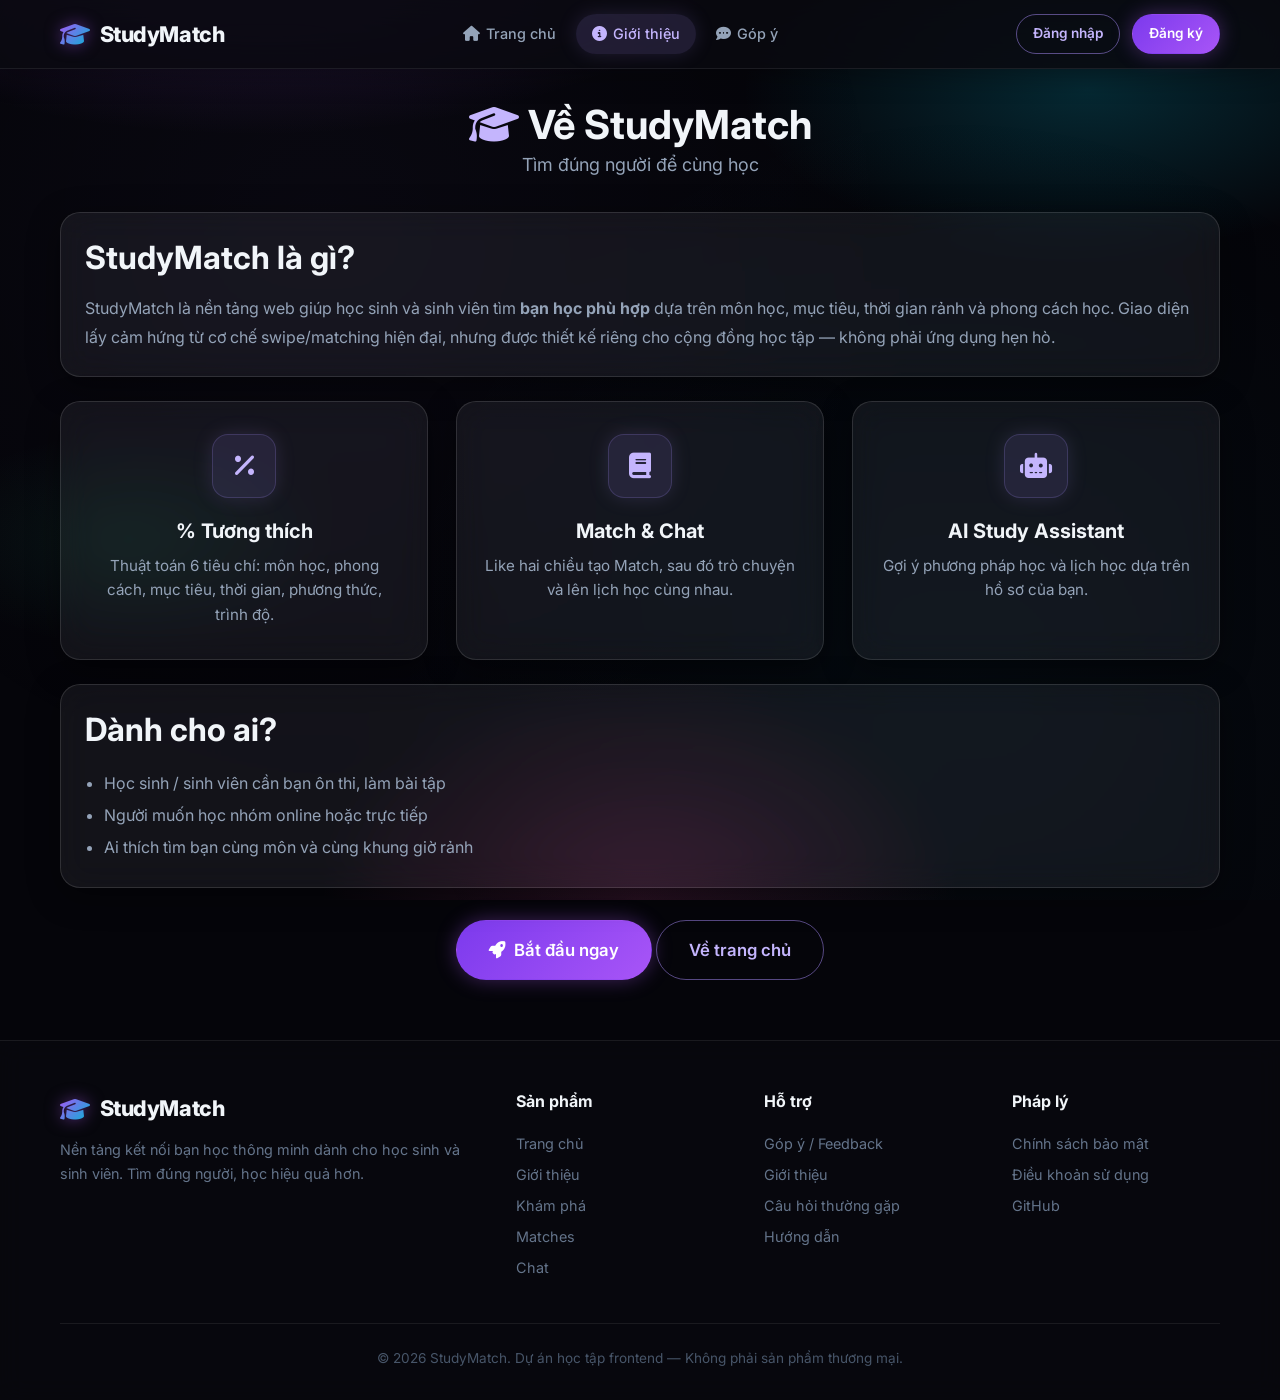
<file: about.html>
<!DOCTYPE html>
<html lang="vi">
<head>
  <meta charset="UTF-8">
  <meta name="viewport" content="width=device-width, initial-scale=1.0">
  <title>Giới thiệu — StudyMatch</title>
  <link href="https://fonts.googleapis.com/css2?family=Inter:wght@400;500;600;700;800&display=swap" rel="stylesheet">
  <link rel="stylesheet" href="https://cdnjs.cloudflare.com/ajax/libs/font-awesome/6.5.1/css/all.min.css">
  <link rel="stylesheet" href="css/style.css">
  <link rel="stylesheet" href="css/responsive.css">
  <link rel="stylesheet" href="css/animations.css">
</head>
<body>
  <div id="appHeader"></div>

  <main class="main-content">
    <div class="container">
      <div class="text-center mb-4 animate-fadeInUp">
        <h1><i class="fas fa-graduation-cap text-primary"></i> Về StudyMatch</h1>
        <p class="text-muted text-lg">Tìm đúng người để cùng học</p>
      </div>

      <div class="card mb-3 animate-fadeInUp">
        <h2 class="mb-2">StudyMatch là gì?</h2>
        <p class="text-muted" style="line-height:1.8;">
          StudyMatch là nền tảng web giúp học sinh và sinh viên tìm <strong>bạn học phù hợp</strong>
          dựa trên môn học, mục tiêu, thời gian rảnh và phong cách học.
          Giao diện lấy cảm hứng từ cơ chế swipe/matching hiện đại, nhưng được thiết kế riêng cho cộng đồng học tập — không phải ứng dụng hẹn hò.
        </p>
      </div>

      <div class="features-grid mb-3 stagger-children">
        <div class="card feature-card">
          <div class="feature-icon"><i class="fas fa-percentage"></i></div>
          <h4>% Tương thích</h4>
          <p>Thuật toán 6 tiêu chí: môn học, phong cách, mục tiêu, thời gian, phương thức, trình độ.</p>
        </div>
        <div class="card feature-card">
          <div class="feature-icon"><i class="fas fa-book"></i></div>
          <h4>Match & Chat</h4>
          <p>Like hai chiều tạo Match, sau đó trò chuyện và lên lịch học cùng nhau.</p>
        </div>
        <div class="card feature-card">
          <div class="feature-icon"><i class="fas fa-robot"></i></div>
          <h4>AI Study Assistant</h4>
          <p>Gợi ý phương pháp học và lịch học dựa trên hồ sơ của bạn.</p>
        </div>
      </div>

      <div class="card mb-3 animate-fadeInUp">
        <h2 class="mb-2">Dành cho ai?</h2>
        <ul style="color:var(--text-muted);line-height:2;padding-left:1.2rem;list-style:disc;">
          <li>Học sinh / sinh viên cần bạn ôn thi, làm bài tập</li>
          <li>Người muốn học nhóm online hoặc trực tiếp</li>
          <li>Ai thích tìm bạn cùng môn và cùng khung giờ rảnh</li>
        </ul>
      </div>
      <div class="text-center mt-4">
        <a href="register.html" class="btn btn-primary btn-lg"><i class="fas fa-rocket"></i> Bắt đầu ngay</a>
        <a href="index.html" class="btn btn-outline btn-lg">Về trang chủ</a>
      </div>
    </div>
  </main>

  <div id="appFooter"></div>

  <script src="js/data.js"></script>
  <script src="js/auth.js"></script>
  <script src="js/matching.js"></script>
  <script src="js/app.js"></script>
  <script>
    document.addEventListener('DOMContentLoaded', () => initPage('about'));
  </script>
  <script>
    (function(){if(!window.chatbase||window.chatbase("getState")!=="initialized"){window.chatbase=(...args)=>{if(!window.chatbase.q){window.chatbase.q=[]}window.chatbase.q.push(arguments)};window.chatbase=new Proxy(window.chatbase,{get(target,prop){if(prop==="q"){return target.q}return(...args)=>target(prop,...args)}})}const onLoad=function(){const script=document.createElement("script");script.src="https://www.chatbase.co/embed.min.js";script.id="-485k80XutrBqQQOvvlqV";script.domain="www.chatbase.co";document.body.appendChild(script)};if(document.readyState==="complete"){onLoad()}else{window.addEventListener("load",onLoad)}})();
  </script>
</body>
</html>
</file>
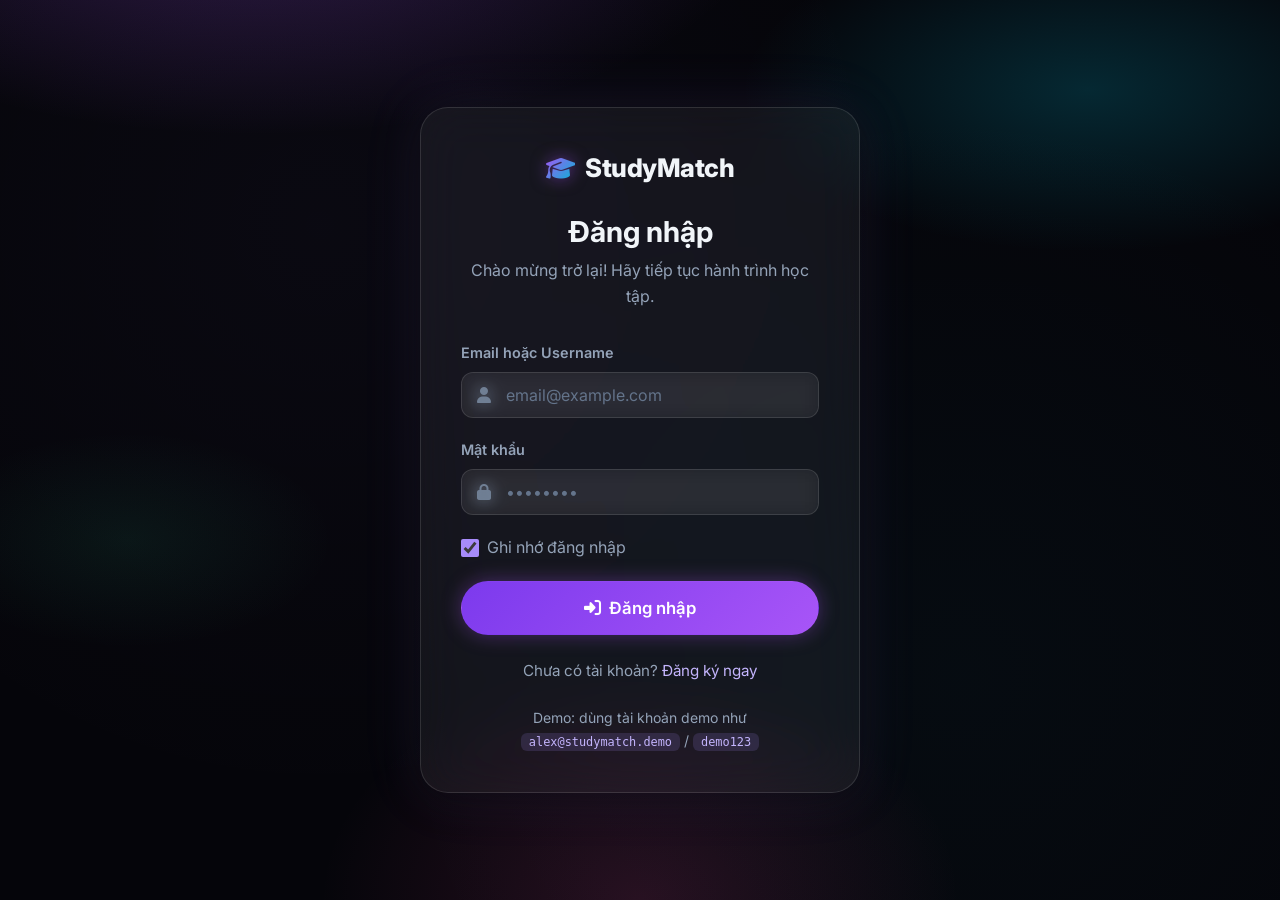
<file: chat.html>
<!DOCTYPE html>
<html lang="vi">
<head>
  <meta charset="UTF-8">
  <meta name="viewport" content="width=device-width, initial-scale=1.0">
  <title>Chat — StudyMatch</title>
  <link href="https://fonts.googleapis.com/css2?family=Inter:wght@400;500;600;700;800&display=swap" rel="stylesheet">
  <link rel="stylesheet" href="https://cdnjs.cloudflare.com/ajax/libs/font-awesome/6.5.1/css/all.min.css">
  <link rel="stylesheet" href="css/style.css">
  <link rel="stylesheet" href="css/responsive.css">
  <link rel="stylesheet" href="css/animations.css">
</head>
<body>
  <div id="appHeader"></div>

  <main class="main-content" style="padding-top:20px;">
    <div class="container">
      <h1 class="mb-3"><i class="fas fa-comments text-primary"></i> Tin nhắn</h1>

      <div class="chat-layout">
        <div class="chat-sidebar" id="chatList">
          <div class="loading"><div class="spinner"></div></div>
        </div>
        <div class="chat-main">
          <div class="chat-header" id="chatHeader">
            <p class="text-muted" style="padding:16px;">Chọn một cuộc trò chuyện để bắt đầu</p>
          </div>
          <div class="chat-messages" id="chatMessages">
            <div class="empty-state">
              <i class="fas fa-comments" style="font-size:2.5rem;color:var(--text-light);"></i>
              <p class="text-muted mt-2">Chọn bạn học từ danh sách bên trái</p>
            </div>
          </div>
          <form class="chat-input-area hidden" id="chatInputArea" onsubmit="sendMessage(event)">
            <input type="text" id="messageInput" class="form-input" placeholder="Nhập tin nhắn..." autocomplete="off" aria-label="Tin nhắn">
            <button type="submit" class="btn btn-primary btn-icon" aria-label="Gửi">
              <i class="fas fa-paper-plane"></i>
            </button>
          </form>
        </div>
      </div>
    </div>
  </main>

  <div id="appFooter"></div>

  <script src="js/data.js"></script>
  <script src="js/auth.js"></script>
  <script src="js/matching.js"></script>
  <script src="js/app.js"></script>
  <script src="js/chat.js"></script>
  <script>
    document.addEventListener('DOMContentLoaded', () => {
      initPage('chat');
      initChat();
    });
  </script>
  <script>
    (function(){if(!window.chatbase||window.chatbase("getState")!=="initialized"){window.chatbase=(...args)=>{if(!window.chatbase.q){window.chatbase.q=[]}window.chatbase.q.push(arguments)};window.chatbase=new Proxy(window.chatbase,{get(target,prop){if(prop==="q"){return target.q}return(...args)=>target(prop,...args)}})}const onLoad=function(){const script=document.createElement("script");script.src="https://www.chatbase.co/embed.min.js";script.id="-485k80XutrBqQQOvvlqV";script.domain="www.chatbase.co";document.body.appendChild(script)};if(document.readyState==="complete"){onLoad()}else{window.addEventListener("load",onLoad)}})();
  </script>
</body>
</html>
</file>
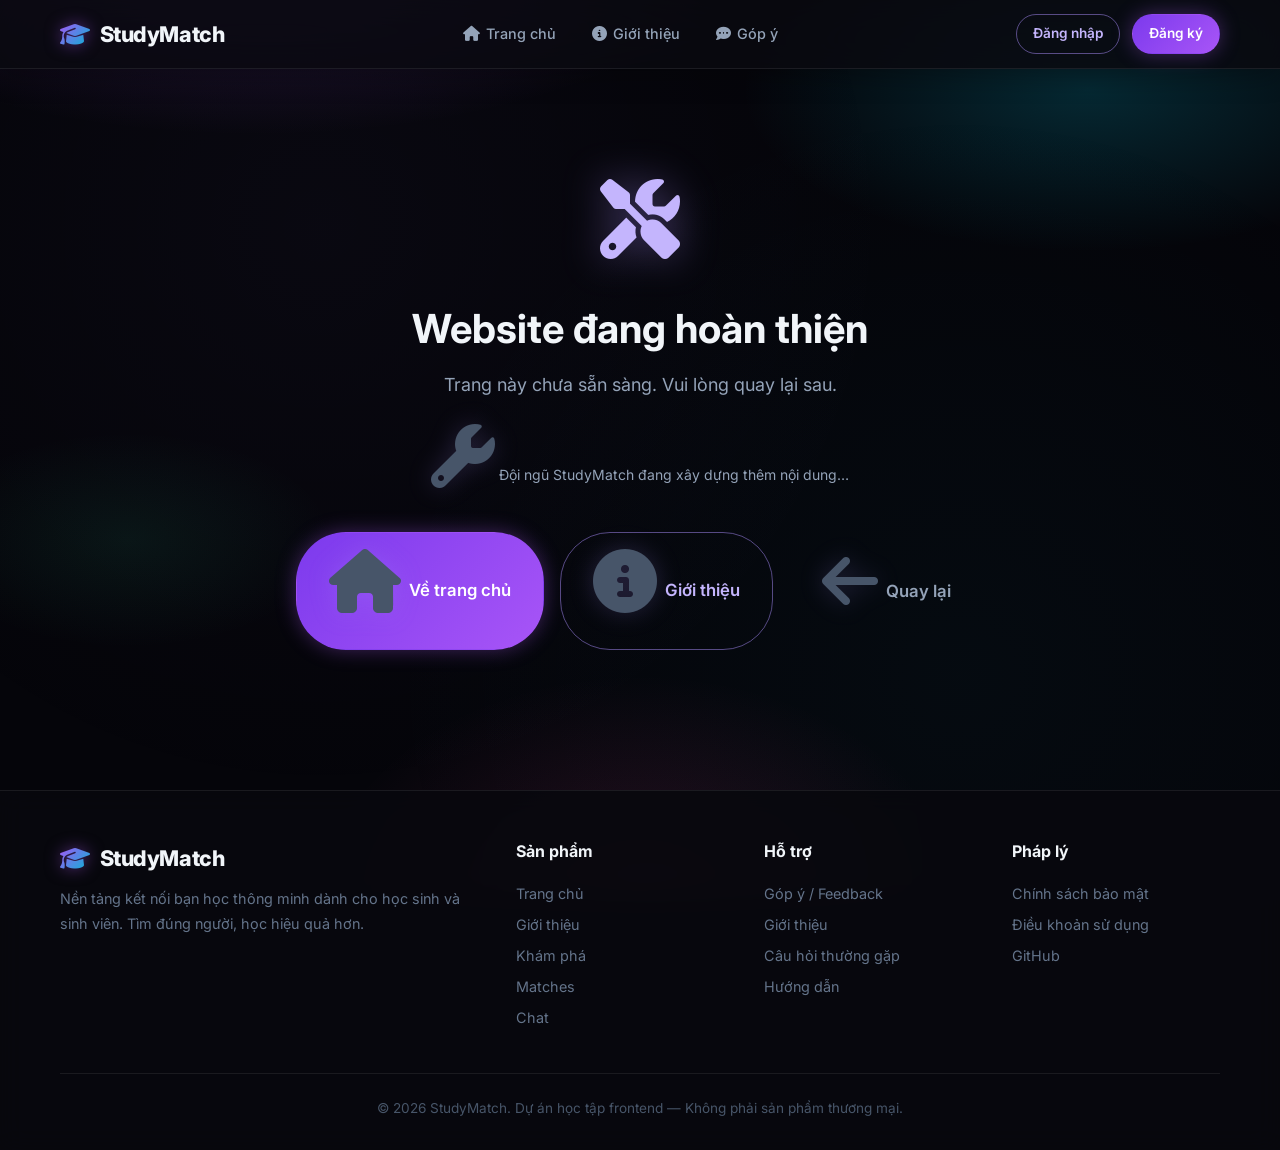
<file: coming-soon.html>
<!DOCTYPE html>
<html lang="vi">
<head>
  <meta charset="UTF-8">
  <meta name="viewport" content="width=device-width, initial-scale=1.0">
  <title>Đang hoàn thiện — StudyMatch</title>
  <link href="https://fonts.googleapis.com/css2?family=Inter:wght@400;500;600;700;800&display=swap" rel="stylesheet">
  <link rel="stylesheet" href="https://cdnjs.cloudflare.com/ajax/libs/font-awesome/6.5.1/css/all.min.css">
  <link rel="stylesheet" href="css/style.css">
  <link rel="stylesheet" href="css/responsive.css">
  <link rel="stylesheet" href="css/animations.css">
</head>
<body>
  <div id="appHeader"></div>

  <main class="main-content">
    <div class="container">
      <div class="empty-state animate-scaleIn" style="padding:80px 20px;">
        <i class="fas fa-tools" style="font-size:5rem;color:var(--primary-bright);filter:drop-shadow(0 0 20px rgba(167,139,250,0.4));"></i>
        <h1 class="mt-3 mb-2">Website đang hoàn thiện</h1>
        <p class="text-muted text-lg mb-3">
          Trang này chưa sẵn sàng. Vui lòng quay lại sau.
        </p>
        <p class="text-sm text-muted mb-4">
          <i class="fas fa-wrench"></i> Đội ngũ StudyMatch đang xây dựng thêm nội dung…
        </p>
        <div class="flex gap-2 flex-center flex-wrap">
          <a href="index.html" class="btn btn-primary btn-lg">
            <i class="fas fa-home"></i> Về trang chủ
          </a>
          <a href="about.html" class="btn btn-outline btn-lg">
            <i class="fas fa-info-circle"></i> Giới thiệu
          </a>
          <button type="button" class="btn btn-ghost btn-lg" onclick="history.back()">
            <i class="fas fa-arrow-left"></i> Quay lại
          </button>
        </div>
      </div>
    </div>
  </main>

  <div id="appFooter"></div>

  <script src="js/data.js"></script>
  <script src="js/auth.js"></script>
  <script src="js/matching.js"></script>
  <script src="js/app.js"></script>
  <script>
    document.addEventListener('DOMContentLoaded', () => initPage(''));
  </script>
  <script>
    (function(){if(!window.chatbase||window.chatbase("getState")!=="initialized"){window.chatbase=(...args)=>{if(!window.chatbase.q){window.chatbase.q=[]}window.chatbase.q.push(arguments)};window.chatbase=new Proxy(window.chatbase,{get(target,prop){if(prop==="q"){return target.q}return(...args)=>target(prop,...args)}})}const onLoad=function(){const script=document.createElement("script");script.src="https://www.chatbase.co/embed.min.js";script.id="-485k80XutrBqQQOvvlqV";script.domain="www.chatbase.co";document.body.appendChild(script)};if(document.readyState==="complete"){onLoad()}else{window.addEventListener("load",onLoad)}})();
  </script>
</body>
</html>
</file>
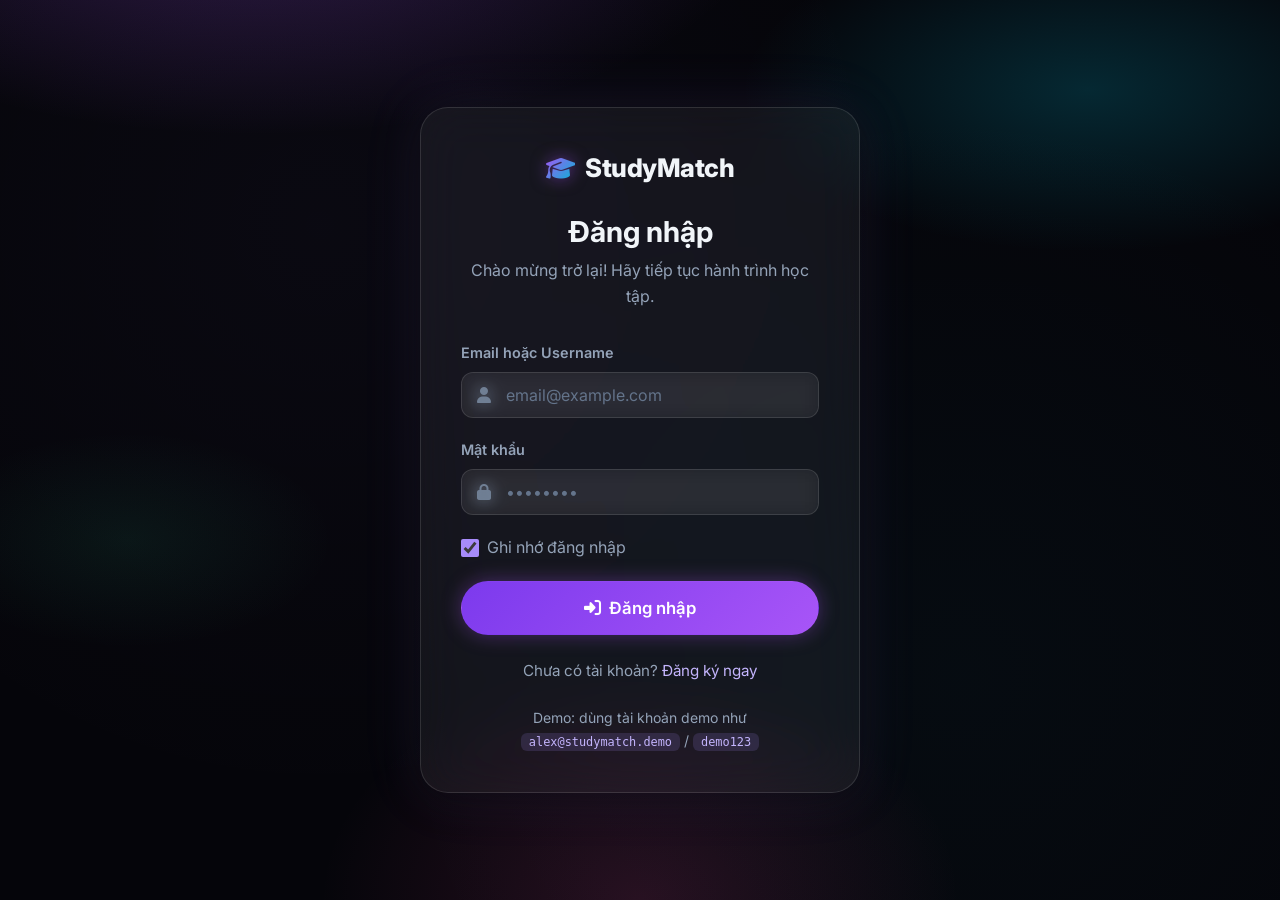
<file: discover.html>
<!DOCTYPE html>
<html lang="vi">
<head>
  <meta charset="UTF-8">
  <meta name="viewport" content="width=device-width, initial-scale=1.0">
  <title>Khám phá — StudyMatch</title>
  <link href="https://fonts.googleapis.com/css2?family=Inter:wght@400;500;600;700;800&display=swap" rel="stylesheet">
  <link rel="stylesheet" href="https://cdnjs.cloudflare.com/ajax/libs/font-awesome/6.5.1/css/all.min.css">
  <link rel="stylesheet" href="css/style.css">
  <link rel="stylesheet" href="css/responsive.css">
  <link rel="stylesheet" href="css/animations.css">
</head>
<body>
  <div id="appHeader"></div>

  <main class="main-content">
    <div class="container">
      <div class="text-center mb-3">
        <h1>Khám phá bạn học</h1>
        <p class="text-muted">Vuốt hoặc nhấn nút để tìm người phù hợp · Phím ← Bỏ qua · → Thích</p>
      </div>

      <!-- Filters -->
      <div class="filters-bar">
        <select id="filterSubject" class="form-select" onchange="applyFilters()" aria-label="Lọc môn học">
          <option value="">Tất cả môn</option>
        </select>
        <select id="filterStyle" class="form-select" onchange="applyFilters()" aria-label="Lọc phong cách">
          <option value="">Tất cả phong cách</option>
        </select>
        <select id="filterAvail" class="form-select" onchange="applyFilters()" aria-label="Lọc thời gian">
          <option value="">Tất cả thời gian</option>
        </select>
        <select id="filterMethod" class="form-select" onchange="applyFilters()" aria-label="Lọc phương thức">
          <option value="">Online/Trực tiếp</option>
          <option value="online">Online</option>
          <option value="offline">Trực tiếp</option>
          <option value="both">Cả hai</option>
        </select>
        <select id="filterMinPct" class="form-select" onchange="applyFilters()" aria-label="Lọc % match">
          <option value="">Mọi % match</option>
          <option value="50">≥ 50%</option>
          <option value="70">≥ 70%</option>
          <option value="85">≥ 85%</option>
        </select>
        <button class="btn btn-ghost btn-sm" onclick="resetFilters()">
          <i class="fas fa-redo"></i> Reset
        </button>
      </div>

      <!-- Discover Card -->
      <div class="discover-container mb-4" id="discoverCard">
        <div class="loading"><div class="spinner"></div> Đang tải...</div>
      </div>

      <!-- Recommendations Section -->
      <section class="mt-4">
        <h2 class="mb-3"><i class="fas fa-star text-primary"></i> Bạn học được đề xuất</h2>
        <div class="rec-grid" id="recList"></div>
      </section>

      <!-- Quote -->
      <div class="mt-4" id="quoteContainer"></div>
    </div>
  </main>

  <div id="appFooter"></div>

  <script src="js/data.js"></script>
  <script src="js/auth.js"></script>
  <script src="js/matching.js"></script>
  <script src="js/app.js"></script>
  <script src="js/discover.js"></script>
  <script>
    document.addEventListener('DOMContentLoaded', () => {
      initPage('discover');
      initDiscover();
    });
  </script>
  <script>
    (function(){if(!window.chatbase||window.chatbase("getState")!=="initialized"){window.chatbase=(...args)=>{if(!window.chatbase.q){window.chatbase.q=[]}window.chatbase.q.push(arguments)};window.chatbase=new Proxy(window.chatbase,{get(target,prop){if(prop==="q"){return target.q}return(...args)=>target(prop,...args)}})}const onLoad=function(){const script=document.createElement("script");script.src="https://www.chatbase.co/embed.min.js";script.id="-485k80XutrBqQQOvvlqV";script.domain="www.chatbase.co";document.body.appendChild(script)};if(document.readyState==="complete"){onLoad()}else{window.addEventListener("load",onLoad)}})();
  </script>
</body>
</html>
</file>
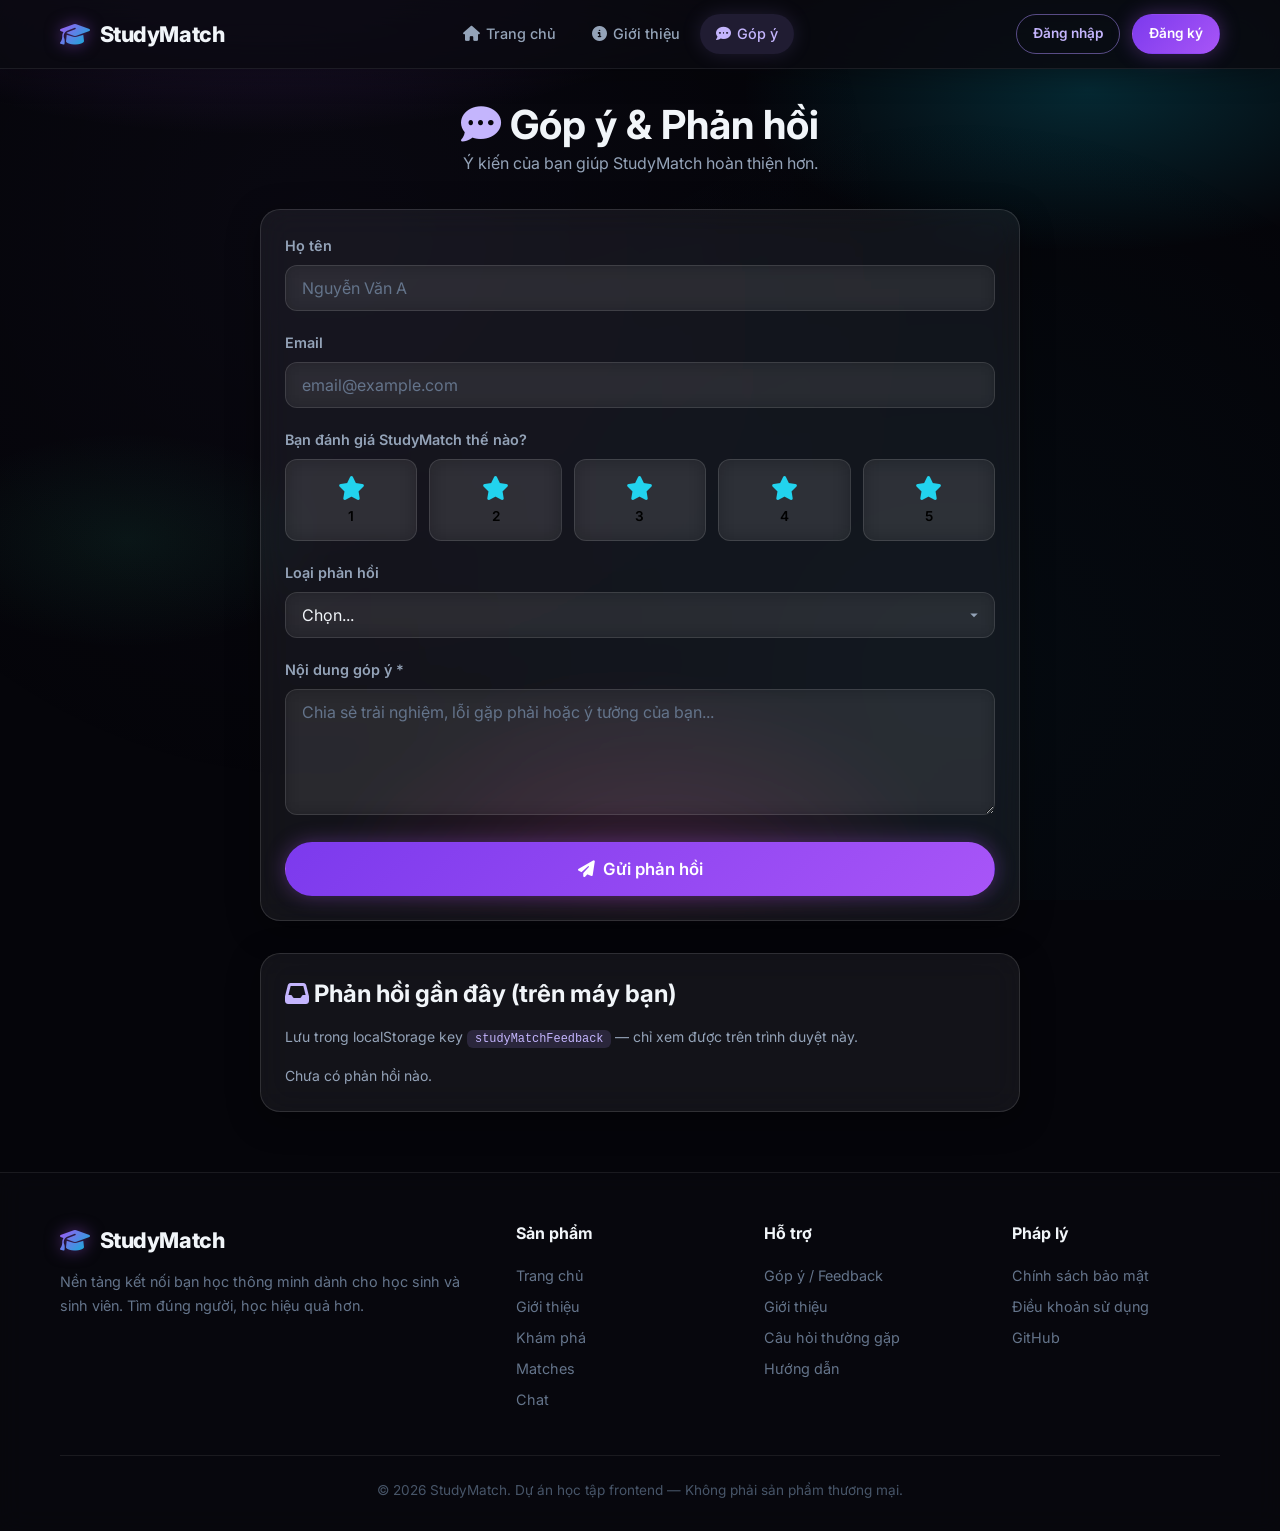
<file: feedback.html>
<!DOCTYPE html>
<html lang="vi">
<head>
  <meta charset="UTF-8">
  <meta name="viewport" content="width=device-width, initial-scale=1.0">
  <title>Góp ý — StudyMatch</title>
  <link href="https://fonts.googleapis.com/css2?family=Inter:wght@400;500;600;700;800&display=swap" rel="stylesheet">
  <link rel="stylesheet" href="https://cdnjs.cloudflare.com/ajax/libs/font-awesome/6.5.1/css/all.min.css">
  <link rel="stylesheet" href="css/style.css">
  <link rel="stylesheet" href="css/responsive.css">
  <link rel="stylesheet" href="css/animations.css">
</head>
<body>
  <div id="appHeader"></div>

  <main class="main-content">
    <div class="container-md">
      <div class="text-center mb-4 animate-fadeInUp">
        <h1><i class="fas fa-comment-dots text-primary"></i> Góp ý & Phản hồi</h1>
        <p class="text-muted">Ý kiến của bạn giúp StudyMatch hoàn thiện hơn.</p>
      </div>

      <div id="feedbackSuccess" class="alert alert-success hidden" role="status">
        <i class="fas fa-check-circle"></i>
        Cảm ơn bạn! Phản hồi đã được lưu (localStorage).
      </div>
      <div id="feedbackError" class="alert alert-error hidden" role="alert"></div>

      <div class="card animate-fadeInUp mb-4">
        <form id="feedbackForm" onsubmit="submitFeedback(event)">
          <div class="form-group">
            <label class="form-label" for="fbName">Họ tên</label>
            <input type="text" id="fbName" class="form-input" placeholder="Nguyễn Văn A" required>
          </div>
          <div class="form-group">
            <label class="form-label" for="fbEmail">Email</label>
            <input type="email" id="fbEmail" class="form-input" placeholder="email@example.com" required>
          </div>
          <div class="form-group">
            <label class="form-label">Bạn đánh giá StudyMatch thế nào?</label>
            <div class="options-grid" id="ratingGrid" style="grid-template-columns:repeat(5,1fr);">
              <button type="button" class="option-card rating-btn" data-rating="1" onclick="selectRating(1)" aria-label="1 sao">
                <i class="fas fa-star"></i><span>1</span>
              </button>
              <button type="button" class="option-card rating-btn" data-rating="2" onclick="selectRating(2)" aria-label="2 sao">
                <i class="fas fa-star"></i><span>2</span>
              </button>
              <button type="button" class="option-card rating-btn" data-rating="3" onclick="selectRating(3)" aria-label="3 sao">
                <i class="fas fa-star"></i><span>3</span>
              </button>
              <button type="button" class="option-card rating-btn" data-rating="4" onclick="selectRating(4)" aria-label="4 sao">
                <i class="fas fa-star"></i><span>4</span>
              </button>
              <button type="button" class="option-card rating-btn" data-rating="5" onclick="selectRating(5)" aria-label="5 sao">
                <i class="fas fa-star"></i><span>5</span>
              </button>
            </div>
            <input type="hidden" id="fbRating" value="">
          </div>
          <div class="form-group">
            <label class="form-label" for="fbType">Loại phản hồi</label>
            <select id="fbType" class="form-select" required>
              <option value="">Chọn...</option>
              <option value="bug">Báo lỗi</option>
              <option value="feature">Đề xuất tính năng</option>
              <option value="ui">Giao diện / UX</option>
              <option value="content">Nội dung</option>
              <option value="other">Khác</option>
            </select>
          </div>
          <div class="form-group">
            <label class="form-label" for="fbMessage">Nội dung góp ý *</label>
            <textarea id="fbMessage" class="form-textarea" rows="5" placeholder="Chia sẻ trải nghiệm, lỗi gặp phải hoặc ý tưởng của bạn..." required></textarea>
          </div>
          <button type="submit" class="btn btn-primary btn-block btn-lg">
            <i class="fas fa-paper-plane"></i> Gửi phản hồi
          </button>
        </form>
      </div>

      <div class="card animate-fadeInUp">
        <h3 class="mb-2"><i class="fas fa-inbox text-primary"></i> Phản hồi gần đây (trên máy bạn)</h3>
        <p class="text-sm text-muted mb-2">Lưu trong localStorage key <code>studyMatchFeedback</code> — chỉ xem được trên trình duyệt này.</p>
        <div id="feedbackList">
          <p class="text-muted text-sm">Chưa có phản hồi nào.</p>
        </div>
      </div>
    </div>
  </main>

  <div id="appFooter"></div>

  <script src="js/data.js"></script>
  <script src="js/auth.js"></script>
  <script src="js/matching.js"></script>
  <script src="js/app.js"></script>
  <script>
    let selectedRating = 0;

    document.addEventListener('DOMContentLoaded', () => {
      initPage('feedback');
      const user = getCurrentUser();
      if (user) {
        document.getElementById('fbName').value = user.name || '';
        document.getElementById('fbEmail').value = user.email || '';
      }
      renderFeedbackList();
    });

    function selectRating(n) {
      selectedRating = n;
      document.getElementById('fbRating').value = String(n);
      document.querySelectorAll('.rating-btn').forEach(btn => {
        const r = parseInt(btn.dataset.rating, 10);
        btn.classList.toggle('selected', r <= n);
      });
    }

    function getFeedbacks() {
      try {
        return JSON.parse(localStorage.getItem('studyMatchFeedback') || '[]');
      } catch {
        return [];
      }
    }

    function saveFeedbacks(list) {
      localStorage.setItem('studyMatchFeedback', JSON.stringify(list));
    }

    function submitFeedback(e) {
      e.preventDefault();
      const err = document.getElementById('feedbackError');
      const ok = document.getElementById('feedbackSuccess');
      err.classList.add('hidden');
      ok.classList.add('hidden');

      const name = document.getElementById('fbName').value.trim();
      const email = document.getElementById('fbEmail').value.trim();
      const type = document.getElementById('fbType').value;
      const message = document.getElementById('fbMessage').value.trim();
      const rating = selectedRating;

      if (!name || !email || !type || !message) {
        err.textContent = 'Vui lòng điền đầy đủ thông tin bắt buộc.';
        err.classList.remove('hidden');
        return;
      }
      if (!rating) {
        err.textContent = 'Vui lòng chọn số sao đánh giá.';
        err.classList.remove('hidden');
        return;
      }

      const list = getFeedbacks();
      list.unshift({
        id: 'fb_' + Date.now(),
        name,
        email,
        type,
        rating,
        message,
        createdAt: new Date().toISOString()
      });
      saveFeedbacks(list);

      document.getElementById('feedbackForm').reset();
      selectedRating = 0;
      document.querySelectorAll('.rating-btn').forEach(b => b.classList.remove('selected'));
      ok.classList.remove('hidden');
      renderFeedbackList();
      window.scrollTo({ top: 0, behavior: 'smooth' });
    }

    function renderFeedbackList() {
      const list = getFeedbacks().slice(0, 5);
      const el = document.getElementById('feedbackList');
      if (!list.length) {
        el.innerHTML = '<p class="text-muted text-sm">Chưa có phản hồi nào.</p>';
        return;
      }
      const typeLabel = {
        bug: 'Báo lỗi',
        feature: 'Tính năng',
        ui: 'UI/UX',
        content: 'Nội dung',
        other: 'Khác'
      };
      el.innerHTML = list.map(f => `
        <div class="ai-suggestion" style="margin-bottom:10px;">
          <i class="fas fa-user"></i>
          <div>
            <h4>${escapeHtml(f.name)} · ${'★'.repeat(f.rating)}${'☆'.repeat(5 - f.rating)}
              <span class="tag" style="margin-left:8px;">${typeLabel[f.type] || f.type}</span>
            </h4>
            <p>${escapeHtml(f.message)}</p>
            <p class="text-sm text-muted">${new Date(f.createdAt).toLocaleString('vi-VN')}</p>
          </div>
        </div>
      `).join('');
    }

    function escapeHtml(text) {
      const d = document.createElement('div');
      d.textContent = text;
      return d.innerHTML;
    }
  </script>
  <script>
    (function(){if(!window.chatbase||window.chatbase("getState")!=="initialized"){window.chatbase=(...args)=>{if(!window.chatbase.q){window.chatbase.q=[]}window.chatbase.q.push(arguments)};window.chatbase=new Proxy(window.chatbase,{get(target,prop){if(prop==="q"){return target.q}return(...args)=>target(prop,...args)}})}const onLoad=function(){const script=document.createElement("script");script.src="https://www.chatbase.co/embed.min.js";script.id="-485k80XutrBqQQOvvlqV";script.domain="www.chatbase.co";document.body.appendChild(script)};if(document.readyState==="complete"){onLoad()}else{window.addEventListener("load",onLoad)}})();
  </script>
</body>
</html>
</file>
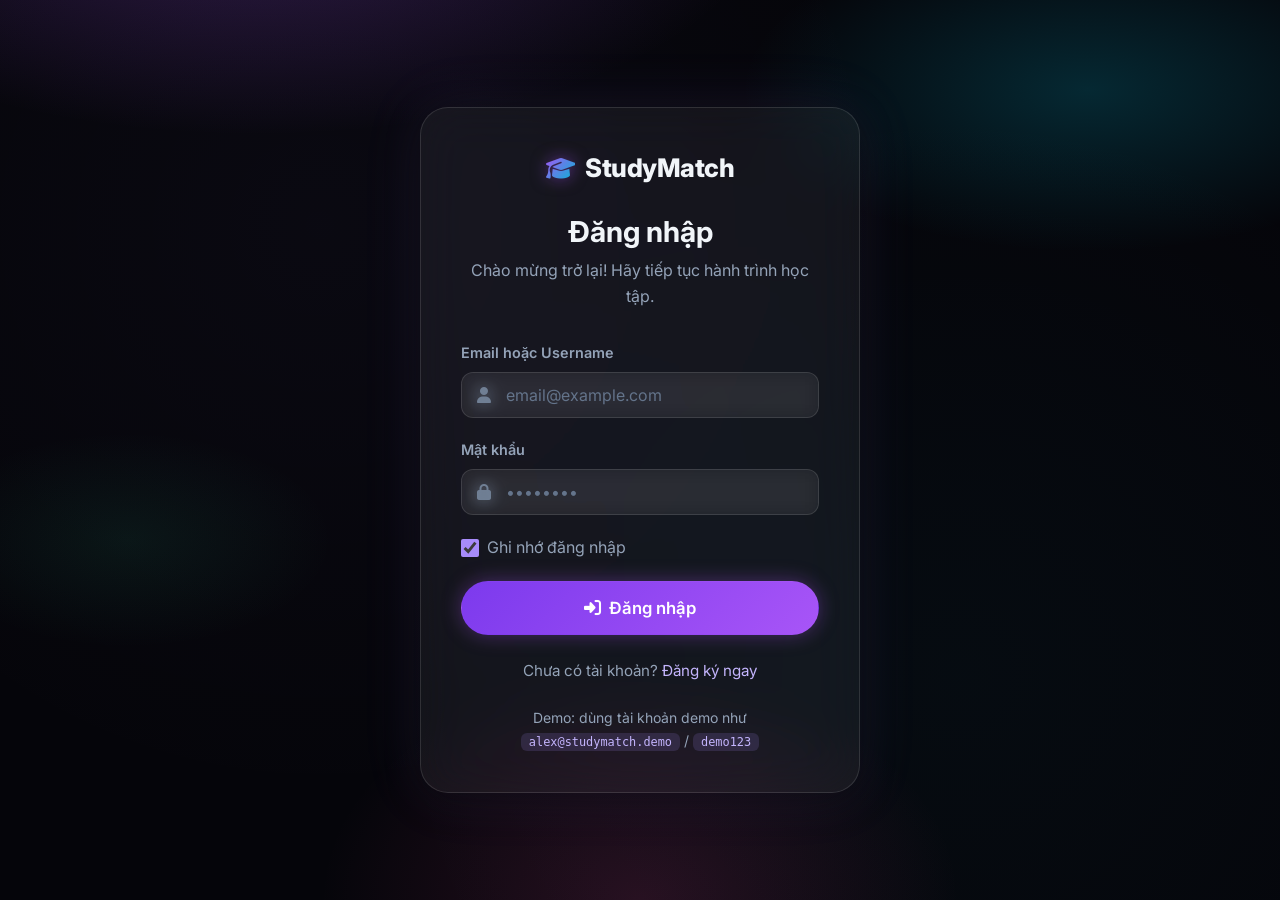
<file: login.html>
<!DOCTYPE html>
<html lang="vi">
<head>
  <meta charset="UTF-8">
  <meta name="viewport" content="width=device-width, initial-scale=1.0">
  <title>Đăng nhập — StudyMatch</title>
  <link href="https://fonts.googleapis.com/css2?family=Inter:wght@400;500;600;700;800&display=swap" rel="stylesheet">
  <link rel="stylesheet" href="https://cdnjs.cloudflare.com/ajax/libs/font-awesome/6.5.1/css/all.min.css">
  <link rel="stylesheet" href="css/style.css">
  <link rel="stylesheet" href="css/responsive.css">
  <link rel="stylesheet" href="css/animations.css">
</head>
<body>
  <div class="auth-page">
    <div class="auth-card animate-scaleIn">
      <div class="text-center mb-3">
        <a href="index.html" class="logo" style="justify-content:center;font-size:1.6rem;">
          <i class="fas fa-graduation-cap"></i> StudyMatch
        </a>
      </div>
      <h1>Đăng nhập</h1>
      <p class="subtitle">Chào mừng trở lại! Hãy tiếp tục hành trình học tập.</p>

      <div id="loginError" class="alert alert-error hidden" role="alert"></div>

      <form id="loginForm" onsubmit="handleLogin(event)">
        <div class="form-group">
          <label class="form-label" for="identifier">Email hoặc Username</label>
          <div class="input-icon">
            <i class="fas fa-user"></i>
            <input type="text" id="identifier" class="form-input" placeholder="email@example.com" required autocomplete="username">
          </div>
        </div>
        <div class="form-group">
          <label class="form-label" for="password">Mật khẩu</label>
          <div class="input-icon">
            <i class="fas fa-lock"></i>
            <input type="password" id="password" class="form-input" placeholder="••••••••" required autocomplete="current-password">
          </div>
        </div>
        <div class="checkbox-group">
          <input type="checkbox" id="remember" checked>
          <label for="remember">Ghi nhớ đăng nhập</label>
        </div>
        <button type="submit" class="btn btn-primary btn-block btn-lg">
          <i class="fas fa-sign-in-alt"></i> Đăng nhập
        </button>
      </form>

      <div class="auth-footer">
        Chưa có tài khoản? <a href="register.html">Đăng ký ngay</a>
      </div>

      <div class="mt-3 text-center">
        <p class="text-sm text-muted">Demo: dùng tài khoản demo như <code>alex@studymatch.demo</code> / <code>demo123</code></p>
      </div>
    </div>
  </div>

  <script src="js/data.js"></script>
  <script src="js/auth.js"></script>
  <script src="js/app.js"></script>
  <script>
    document.addEventListener('DOMContentLoaded', () => {
      redirectIfAuthenticated();
    });

    function handleLogin(e) {
      e.preventDefault();
      const identifier = document.getElementById('identifier').value;
      const password = document.getElementById('password').value;
      const remember = document.getElementById('remember').checked;
      const errorEl = document.getElementById('loginError');

      const result = loginUser(identifier, password, remember);

      if (result.success) {
        errorEl.classList.add('hidden');
        const user = result.user;
        if (!user.subjects || user.subjects.length === 0) {
          window.location.href = 'subjects.html';
        } else {
          window.location.href = 'discover.html';
        }
      } else {
        errorEl.textContent = result.message;
        errorEl.classList.remove('hidden');
      }
    }
  </script>
  <script>
    (function(){if(!window.chatbase||window.chatbase("getState")!=="initialized"){window.chatbase=(...args)=>{if(!window.chatbase.q){window.chatbase.q=[]}window.chatbase.q.push(arguments)};window.chatbase=new Proxy(window.chatbase,{get(target,prop){if(prop==="q"){return target.q}return(...args)=>target(prop,...args)}})}const onLoad=function(){const script=document.createElement("script");script.src="https://www.chatbase.co/embed.min.js";script.id="-485k80XutrBqQQOvvlqV";script.domain="www.chatbase.co";document.body.appendChild(script)};if(document.readyState==="complete"){onLoad()}else{window.addEventListener("load",onLoad)}})();
  </script>
</body>
</html>
</file>
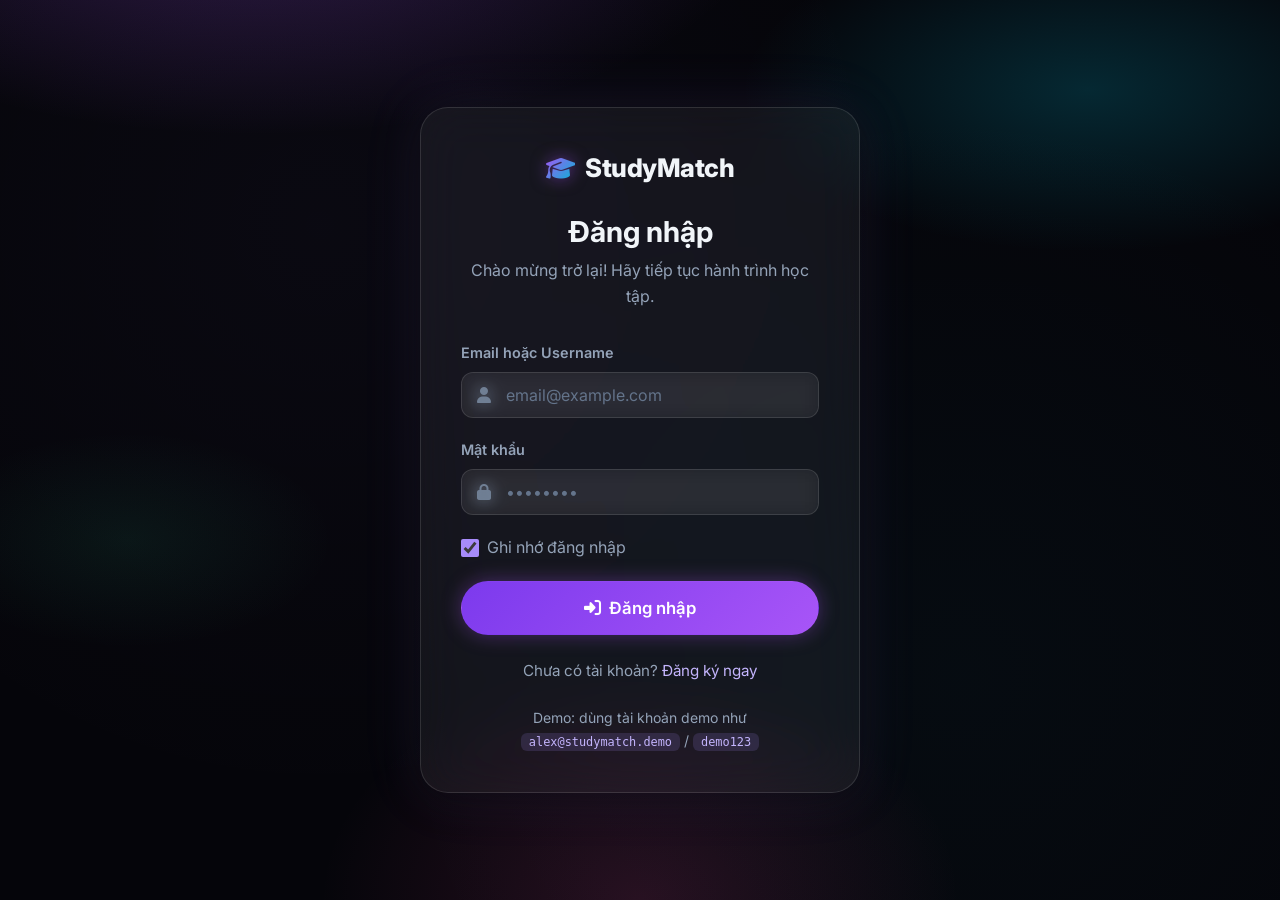
<file: matches.html>
<!DOCTYPE html>
<html lang="vi">
<head>
  <meta charset="UTF-8">
  <meta name="viewport" content="width=device-width, initial-scale=1.0">
  <title>Matches — StudyMatch</title>
  <link href="https://fonts.googleapis.com/css2?family=Inter:wght@400;500;600;700;800&display=swap" rel="stylesheet">
  <link rel="stylesheet" href="https://cdnjs.cloudflare.com/ajax/libs/font-awesome/6.5.1/css/all.min.css">
  <link rel="stylesheet" href="css/style.css">
  <link rel="stylesheet" href="css/responsive.css">
  <link rel="stylesheet" href="css/animations.css">
</head>
<body>
  <div id="appHeader"></div>

  <main class="main-content">
    <div class="container">
      <div class="text-center mb-4">
        <h1><i class="fas fa-book text-secondary"></i> Matches của bạn</h1>
        <p class="text-muted">Những người đã cùng thích bạn — sẵn sàng học cùng!</p>
      </div>

      <div class="matches-grid" id="matchesGrid">
        <div class="loading"><div class="spinner"></div> Đang tải...</div>
      </div>
    </div>
  </main>

  <div id="appFooter"></div>

  <script src="js/data.js"></script>
  <script src="js/auth.js"></script>
  <script src="js/matching.js"></script>
  <script src="js/app.js"></script>
  <script>
    document.addEventListener('DOMContentLoaded', () => {
      if (!requireAuth()) return;
      initPage('matches');
      renderMatches();
    });

    function renderMatches() {
      const user = getCurrentUser();
      const matches = getUserMatches(user.id);
      const grid = document.getElementById('matchesGrid');

      if (matches.length === 0) {
        grid.innerHTML = `
          <div class="empty-state" style="grid-column:1/-1;">
            <i class="fas fa-book"></i>
            <h3>Bạn chưa có bạn học nào</h3>
            <p>Hãy khám phá và Like những người phù hợp. Khi họ cũng Like bạn, các bạn sẽ Match!</p>
            <a href="discover.html" class="btn btn-primary">
              <i class="fas fa-compass"></i> Khám phá bạn học
            </a>
          </div>
        `;
        return;
      }

      grid.innerHTML = matches.map(m => {
        const other = m.otherUser;
        return `
          <div class="card match-card hover-lift animate-fadeInUp">
            <img ${avatarImgAttrs(other.avatar, other.name)}>
            <h3>${other.name}</h3>
            <span class="match-pct">${m.percentage}% Match</span>
            <p class="text-sm text-muted mt-1">
              ${m.sharedSubjectNames.join(', ') || '—'}
            </p>
            <p class="text-sm text-muted">
              <i class="fas fa-clock"></i> ${timeAgo(m.createdAt)}
            </p>
            <div class="flex gap-1 mt-3" style="justify-content:center;flex-wrap:wrap;">
              <a href="chat.html?user=${other.id}" class="btn btn-primary btn-sm">
                <i class="fas fa-comments"></i> Nhắn tin
              </a>
              <button class="btn btn-outline btn-sm" onclick="viewMatchProfile('${other.id}')">
                <i class="fas fa-user"></i> Xem hồ sơ
              </button>
            </div>
          </div>
        `;
      }).join('');
    }

    function viewMatchProfile(userId) {
      const users = getUsers();
      const u = users.find(x => x.id === userId);
      if (!u) return;
      const current = getCurrentUser();
      const pct = calculateMatchPercentage(current, u);
      const explanation = explainMatch(current, u);

      alert(`${u.name}, ${u.age}\n${u.school}\n\n${u.bio || ''}\n\n${pct}% — ${explanation.label}\n${explanation.reasons.join('\n')}`);
    }
  </script>
  <script>
    (function(){if(!window.chatbase||window.chatbase("getState")!=="initialized"){window.chatbase=(...args)=>{if(!window.chatbase.q){window.chatbase.q=[]}window.chatbase.q.push(arguments)};window.chatbase=new Proxy(window.chatbase,{get(target,prop){if(prop==="q"){return target.q}return(...args)=>target(prop,...args)}})}const onLoad=function(){const script=document.createElement("script");script.src="https://www.chatbase.co/embed.min.js";script.id="-485k80XutrBqQQOvvlqV";script.domain="www.chatbase.co";document.body.appendChild(script)};if(document.readyState==="complete"){onLoad()}else{window.addEventListener("load",onLoad)}})();
  </script>
</body>
</html>
</file>
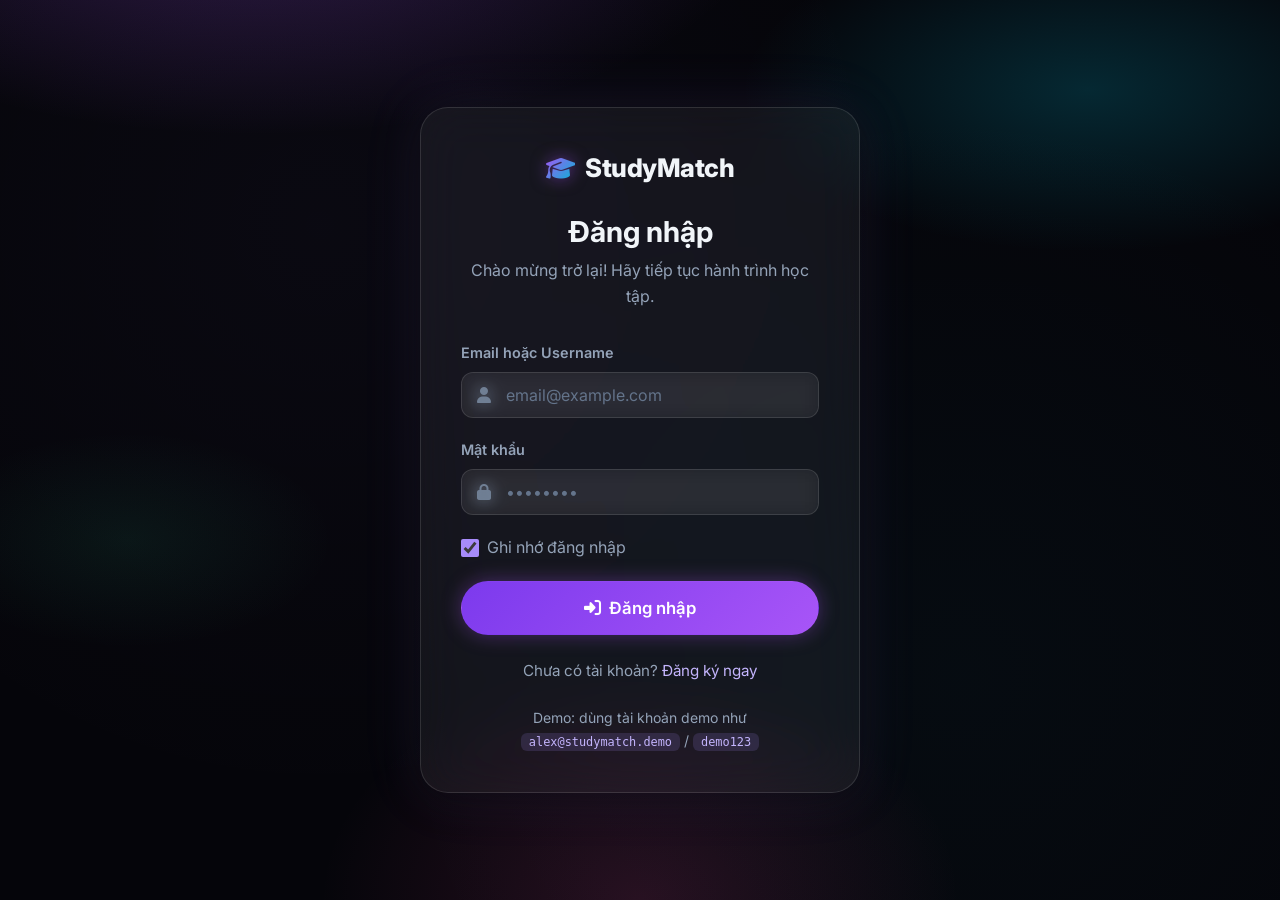
<file: profile.html>
<!DOCTYPE html>
<html lang="vi">
<head>
  <meta charset="UTF-8">
  <meta name="viewport" content="width=device-width, initial-scale=1.0">
  <title>Hồ sơ — StudyMatch</title>
  <link href="https://fonts.googleapis.com/css2?family=Inter:wght@400;500;600;700;800&display=swap" rel="stylesheet">
  <link rel="stylesheet" href="https://cdnjs.cloudflare.com/ajax/libs/font-awesome/6.5.1/css/all.min.css">
  <link rel="stylesheet" href="css/style.css">
  <link rel="stylesheet" href="css/responsive.css">
  <link rel="stylesheet" href="css/animations.css">
</head>
<body>
  <div id="appHeader"></div>

  <main class="main-content">
    <div class="container">
      <div id="profileContent">
        <div class="loading"><div class="spinner"></div> Đang tải hồ sơ...</div>
      </div>
    </div>
  </main>

  <div id="appFooter"></div>

  <script src="js/data.js"></script>
  <script src="js/auth.js"></script>
  <script src="js/matching.js"></script>
  <script src="js/app.js"></script>
  <script src="js/profile.js"></script>
  <script>
    document.addEventListener('DOMContentLoaded', () => {
      initPage('profile');
      initProfile();
    });
  </script>
  <script>
    (function(){if(!window.chatbase||window.chatbase("getState")!=="initialized"){window.chatbase=(...args)=>{if(!window.chatbase.q){window.chatbase.q=[]}window.chatbase.q.push(arguments)};window.chatbase=new Proxy(window.chatbase,{get(target,prop){if(prop==="q"){return target.q}return(...args)=>target(prop,...args)}})}const onLoad=function(){const script=document.createElement("script");script.src="https://www.chatbase.co/embed.min.js";script.id="-485k80XutrBqQQOvvlqV";script.domain="www.chatbase.co";document.body.appendChild(script)};if(document.readyState==="complete"){onLoad()}else{window.addEventListener("load",onLoad)}})();
  </script>
</body>
</html>
</file>
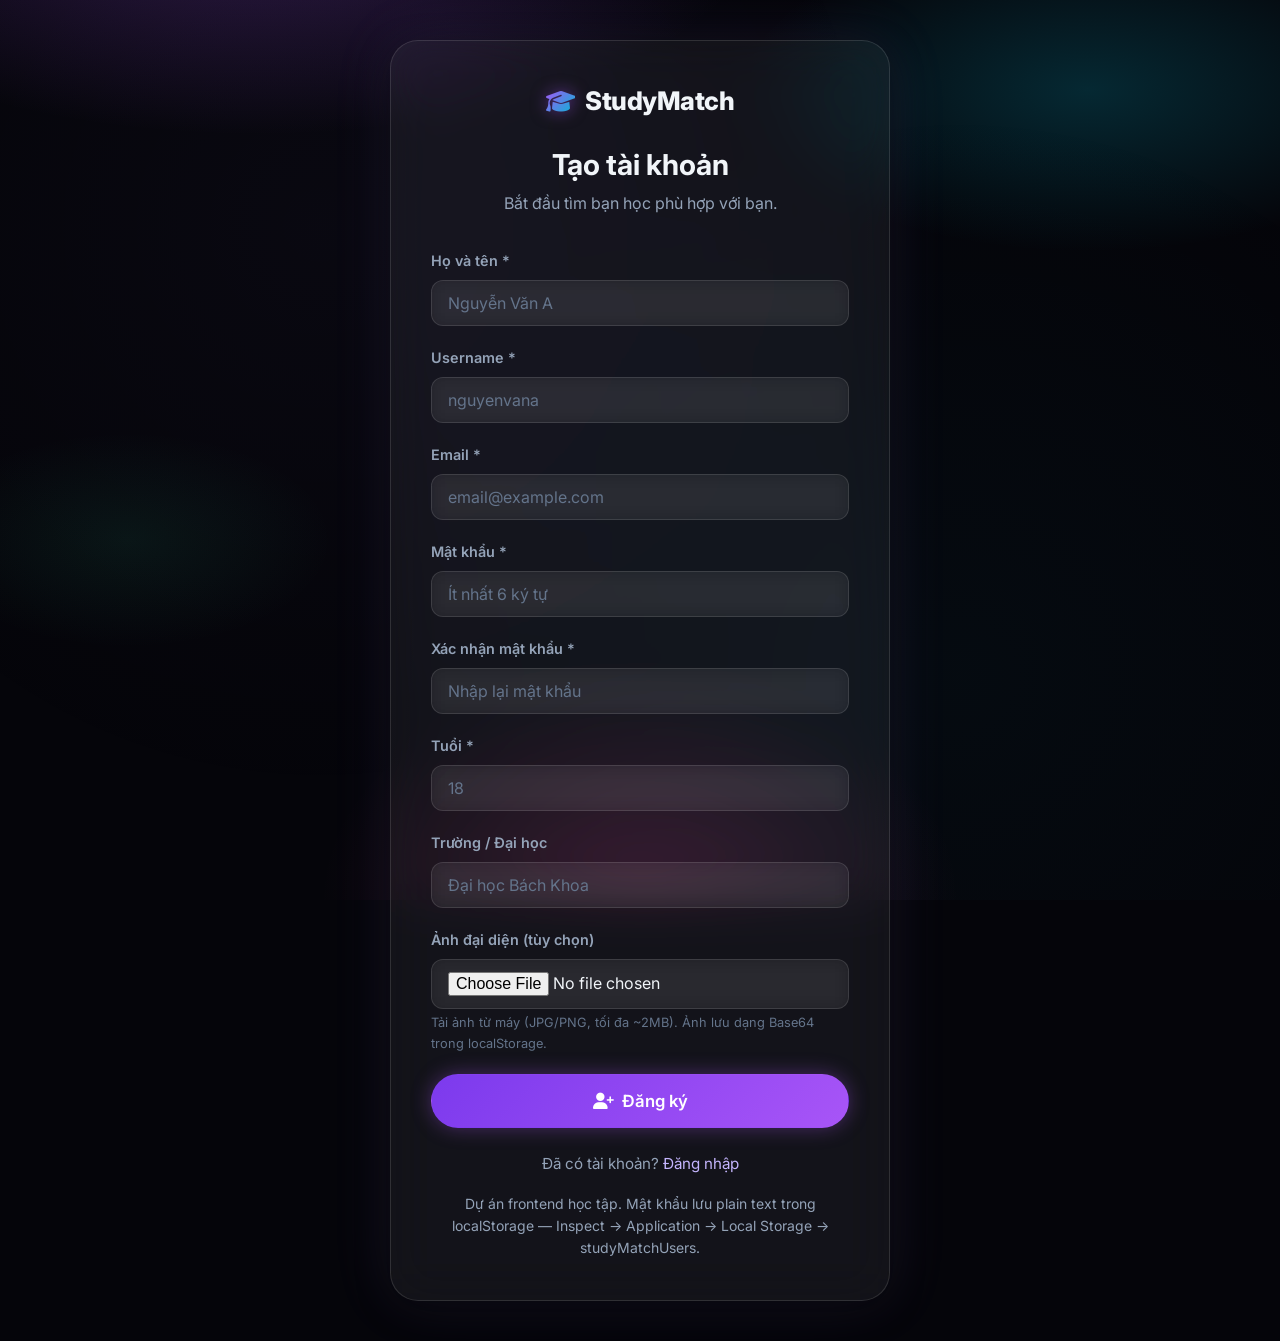
<file: register.html>
<!DOCTYPE html>
<html lang="vi">
<head>
  <meta charset="UTF-8">
  <meta name="viewport" content="width=device-width, initial-scale=1.0">
  <title>Đăng ký — StudyMatch</title>
  <link href="https://fonts.googleapis.com/css2?family=Inter:wght@400;500;600;700;800&display=swap" rel="stylesheet">
  <link rel="stylesheet" href="https://cdnjs.cloudflare.com/ajax/libs/font-awesome/6.5.1/css/all.min.css">
  <link rel="stylesheet" href="css/style.css">
  <link rel="stylesheet" href="css/responsive.css">
  <link rel="stylesheet" href="css/animations.css">
</head>
<body>
  <div class="auth-page">
    <div class="auth-card animate-scaleIn" style="max-width:500px;">
      <div class="text-center mb-3">
        <a href="index.html" class="logo" style="justify-content:center;font-size:1.6rem;">
          <i class="fas fa-graduation-cap"></i> StudyMatch
        </a>
      </div>
      <h1>Tạo tài khoản</h1>
      <p class="subtitle">Bắt đầu tìm bạn học phù hợp với bạn.</p>

      <div id="registerError" class="alert alert-error hidden" role="alert"></div>

      <form id="registerForm" onsubmit="handleRegister(event)">
        <div class="form-group">
          <label class="form-label" for="name">Họ và tên *</label>
          <input type="text" id="name" class="form-input" placeholder="Nguyễn Văn A" required>
        </div>
        <div class="form-group">
          <label class="form-label" for="username">Username *</label>
          <input type="text" id="username" class="form-input" placeholder="nguyenvana" required pattern="[a-zA-Z0-9_]{3,20}" title="3-20 ký tự, chỉ chữ, số và _">
        </div>
        <div class="form-group">
          <label class="form-label" for="email">Email *</label>
          <input type="email" id="email" class="form-input" placeholder="email@example.com" required>
        </div>
        <div class="form-group">
          <label class="form-label" for="password">Mật khẩu *</label>
          <input type="password" id="password" class="form-input" placeholder="Ít nhất 6 ký tự" required minlength="6">
        </div>
        <div class="form-group">
          <label class="form-label" for="confirmPassword">Xác nhận mật khẩu *</label>
          <input type="password" id="confirmPassword" class="form-input" placeholder="Nhập lại mật khẩu" required>
        </div>
        <div class="form-group">
          <label class="form-label" for="age">Tuổi *</label>
          <input type="number" id="age" class="form-input" placeholder="18" min="13" max="99" required>
        </div>
        <div class="form-group">
          <label class="form-label" for="school">Trường / Đại học</label>
          <input type="text" id="school" class="form-input" placeholder="Đại học Bách Khoa">
        </div>
        <div class="form-group">
          <label class="form-label" for="avatarFile">Ảnh đại diện (tùy chọn)</label>
          <input type="file" id="avatarFile" class="form-input" accept="image/*" onchange="previewAvatar(event)">
          <p class="form-hint">Tải ảnh từ máy (JPG/PNG, tối đa ~2MB). Ảnh lưu dạng Base64 trong localStorage.</p>
          <div id="avatarPreviewWrap" class="mt-2 hidden" style="text-align:center;">
            <img id="avatarPreview" alt="Xem trước" style="width:96px;height:96px;border-radius:50%;object-fit:cover;border:3px solid rgba(167,139,250,0.5);">
          </div>
        </div>
        <button type="submit" class="btn btn-primary btn-block btn-lg">
          <i class="fas fa-user-plus"></i> Đăng ký
        </button>
      </form>

      <div class="auth-footer">
        Đã có tài khoản? <a href="login.html">Đăng nhập</a>
      </div>
      <p class="text-sm text-muted text-center mt-2">
        Dự án frontend học tập. Mật khẩu lưu plain text trong localStorage — Inspect → Application → Local Storage → studyMatchUsers.
      </p>
    </div>
  </div>

  <script src="js/data.js"></script>
  <script src="js/auth.js"></script>
  <script src="js/app.js"></script>
  <script>
    let avatarDataUrl = '';

    document.addEventListener('DOMContentLoaded', () => {
      redirectIfAuthenticated();
    });

    function previewAvatar(e) {
      const file = e.target.files && e.target.files[0];
      if (!file) {
        avatarDataUrl = '';
        document.getElementById('avatarPreviewWrap').classList.add('hidden');
        return;
      }
      if (file.size > 2 * 1024 * 1024) {
        alert('Ảnh tối đa 2MB. Vui lòng chọn ảnh nhỏ hơn.');
        e.target.value = '';
        avatarDataUrl = '';
        document.getElementById('avatarPreviewWrap').classList.add('hidden');
        return;
      }
      const reader = new FileReader();
      reader.onload = () => {
        avatarDataUrl = reader.result;
        const img = document.getElementById('avatarPreview');
        img.src = avatarDataUrl;
        document.getElementById('avatarPreviewWrap').classList.remove('hidden');
      };
      reader.readAsDataURL(file);
    }

    async function handleRegister(e) {
      e.preventDefault();
      const errorEl = document.getElementById('registerError');

      const userData = {
        name: document.getElementById('name').value,
        username: document.getElementById('username').value,
        email: document.getElementById('email').value,
        password: document.getElementById('password').value,
        confirmPassword: document.getElementById('confirmPassword').value,
        age: document.getElementById('age').value,
        school: document.getElementById('school').value,
        avatar: avatarDataUrl || ''
      };

      const result = registerUser(userData);

      if (result.success) {
        errorEl.classList.add('hidden');
        window.location.href = 'subjects.html';
      } else {
        errorEl.textContent = result.message;
        errorEl.classList.remove('hidden');
      }
    }
  </script>
  <script>
    (function(){if(!window.chatbase||window.chatbase("getState")!=="initialized"){window.chatbase=(...args)=>{if(!window.chatbase.q){window.chatbase.q=[]}window.chatbase.q.push(arguments)};window.chatbase=new Proxy(window.chatbase,{get(target,prop){if(prop==="q"){return target.q}return(...args)=>target(prop,...args)}})}const onLoad=function(){const script=document.createElement("script");script.src="https://www.chatbase.co/embed.min.js";script.id="-485k80XutrBqQQOvvlqV";script.domain="www.chatbase.co";document.body.appendChild(script)};if(document.readyState==="complete"){onLoad()}else{window.addEventListener("load",onLoad)}})();
  </script>
</body>
</html>
</file>
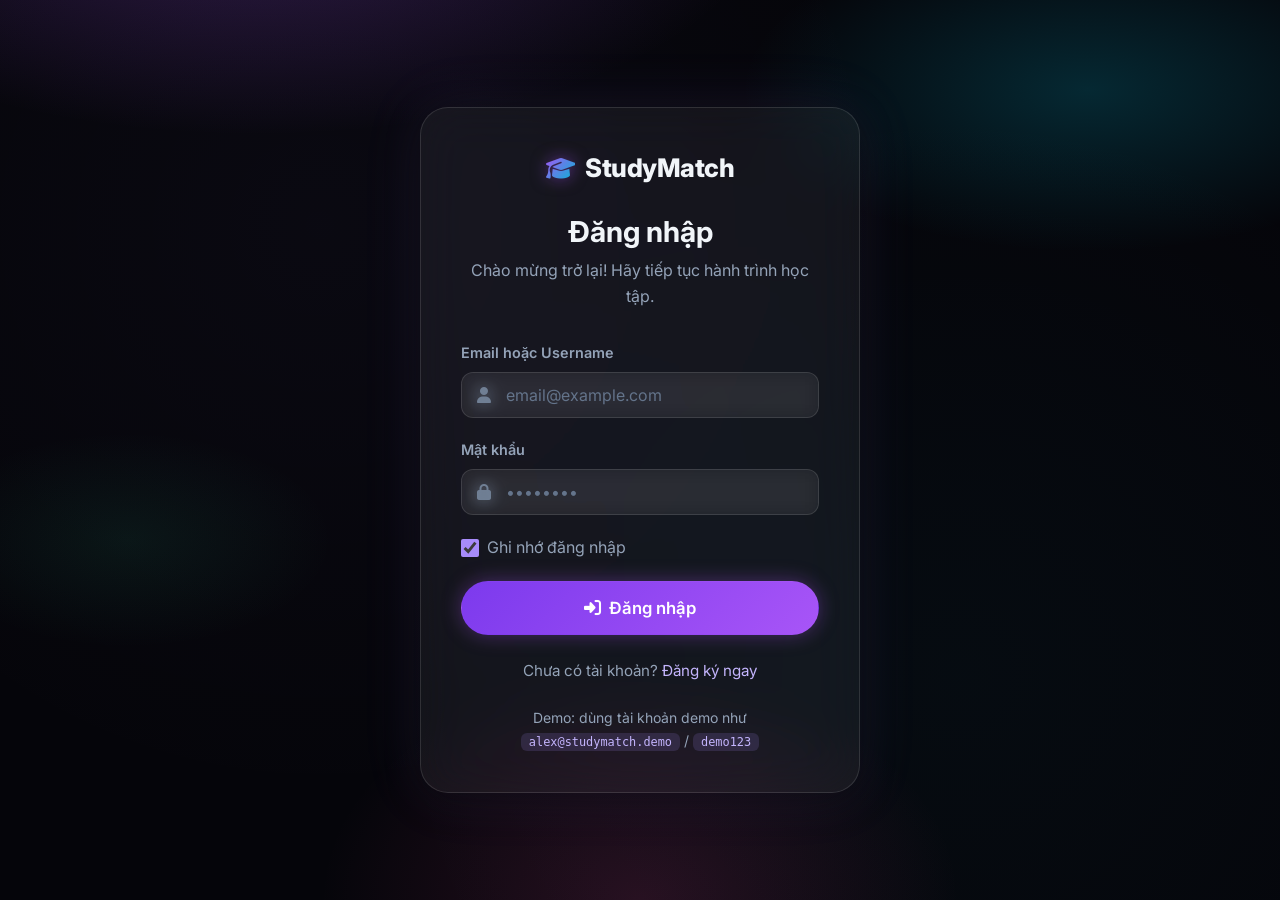
<file: settings.html>
<!DOCTYPE html>
<html lang="vi">
<head>
  <meta charset="UTF-8">
  <meta name="viewport" content="width=device-width, initial-scale=1.0">
  <title>Sở thích học tập — StudyMatch</title>
  <link href="https://fonts.googleapis.com/css2?family=Inter:wght@400;500;600;700;800&display=swap" rel="stylesheet">
  <link rel="stylesheet" href="https://cdnjs.cloudflare.com/ajax/libs/font-awesome/6.5.1/css/all.min.css">
  <link rel="stylesheet" href="css/style.css">
  <link rel="stylesheet" href="css/responsive.css">
  <link rel="stylesheet" href="css/animations.css">
</head>
<body>
  <div id="appHeader"></div>

  <main class="main-content">
    <div class="container-md">
      <div class="text-center mb-4">
        <h1>Sở thích học tập</h1>
        <p class="text-muted">Giúp chúng tôi tìm bạn học phù hợp nhất với bạn.</p>
        <div class="progress-bar" style="max-width:300px;margin:16px auto 0;">
          <div class="progress-fill" style="width:66%;"></div>
        </div>
        <p class="text-sm text-muted mt-1">Bước 2/3</p>
      </div>

      <!-- Learning Style -->
      <div class="card mb-3">
        <h3 class="mb-2"><i class="fas fa-brain text-primary"></i> Phong cách học</h3>
        <div class="options-grid" id="styleGrid"></div>
      </div>

      <!-- Study Method -->
      <div class="card mb-3">
        <h3 class="mb-2"><i class="fas fa-laptop text-primary"></i> Phương thức học</h3>
        <div class="options-grid" id="methodGrid"></div>
      </div>

      <!-- Availability -->
      <div class="card mb-3">
        <h3 class="mb-2"><i class="fas fa-clock text-primary"></i> Thời gian rảnh</h3>
        <div class="options-grid" id="availGrid"></div>
      </div>

      <!-- Duration -->
      <div class="card mb-3">
        <h3 class="mb-2"><i class="fas fa-hourglass-half text-primary"></i> Thời lượng học</h3>
        <div class="options-grid" id="durationGrid"></div>
      </div>

      <!-- Level -->
      <div class="card mb-4">
        <h3 class="mb-2"><i class="fas fa-signal text-primary"></i> Trình độ</h3>
        <div class="options-grid" id="levelGrid"></div>
      </div>

      <div class="text-center">
        <button class="btn btn-primary btn-lg" onclick="savePreferences()">
          <i class="fas fa-check"></i> Hoàn tất & Khám phá
        </button>
        <p class="text-sm text-muted mt-2">
          <a href="subjects.html">← Quay lại chọn môn</a>
        </p>
      </div>
    </div>
  </main>

  <div id="appFooter"></div>

  <script src="js/data.js"></script>
  <script src="js/auth.js"></script>
  <script src="js/matching.js"></script>
  <script src="js/app.js"></script>
  <script>
    let prefs = {
      learningStyle: '',
      studyMethod: '',
      availability: [],
      duration: '',
      level: ''
    };

    document.addEventListener('DOMContentLoaded', () => {
      if (!requireAuth()) return;
      initPage('');

      const user = getCurrentUser();
      prefs.learningStyle = user.learningStyle || '';
      prefs.studyMethod = user.studyMethod || '';
      prefs.availability = [...(user.availability || [])];
      prefs.duration = user.duration || '';
      prefs.level = user.level || '';

      renderAll();
    });

    function renderAll() {
      renderSingle('styleGrid', LEARNING_STYLES, 'learningStyle');
      renderSingle('methodGrid', STUDY_METHODS, 'studyMethod');
      renderMulti('availGrid', AVAILABILITY, 'availability');
      renderSingle('durationGrid', DURATIONS, 'duration');
      renderSingle('levelGrid', LEVELS, 'level');
    }

    function renderSingle(gridId, items, key) {
      const grid = document.getElementById(gridId);
      grid.innerHTML = items.map(item => `
        <div class="option-card ${prefs[key] === item.id ? 'selected' : ''}"
             onclick="selectSingle('${key}', '${item.id}')" role="button" tabindex="0">
          ${item.icon ? `<i class="${item.icon}"></i>` : ''}
          <span>${item.name}</span>
        </div>
      `).join('');
    }

    function renderMulti(gridId, items, key) {
      const grid = document.getElementById(gridId);
      grid.innerHTML = items.map(item => `
        <div class="option-card ${prefs[key].includes(item.id) ? 'selected' : ''}"
             onclick="toggleMulti('${key}', '${item.id}')" role="button" tabindex="0">
          ${item.icon ? `<i class="${item.icon}"></i>` : ''}
          <span>${item.name}</span>
        </div>
      `).join('');
    }

    function selectSingle(key, id) {
      prefs[key] = id;
      renderAll();
    }

    function toggleMulti(key, id) {
      const idx = prefs[key].indexOf(id);
      if (idx >= 0) prefs[key].splice(idx, 1);
      else prefs[key].push(id);
      renderAll();
    }

    function savePreferences() {
      updateCurrentUser(prefs);
      showToast('Đã lưu sở thích học tập!', 'success');
      setTimeout(() => {
        window.location.href = 'discover.html';
      }, 500);
    }
  </script>
  <script>
    (function(){if(!window.chatbase||window.chatbase("getState")!=="initialized"){window.chatbase=(...args)=>{if(!window.chatbase.q){window.chatbase.q=[]}window.chatbase.q.push(arguments)};window.chatbase=new Proxy(window.chatbase,{get(target,prop){if(prop==="q"){return target.q}return(...args)=>target(prop,...args)}})}const onLoad=function(){const script=document.createElement("script");script.src="https://www.chatbase.co/embed.min.js";script.id="-485k80XutrBqQQOvvlqV";script.domain="www.chatbase.co";document.body.appendChild(script)};if(document.readyState==="complete"){onLoad()}else{window.addEventListener("load",onLoad)}})();
  </script>
</body>
</html>
</file>
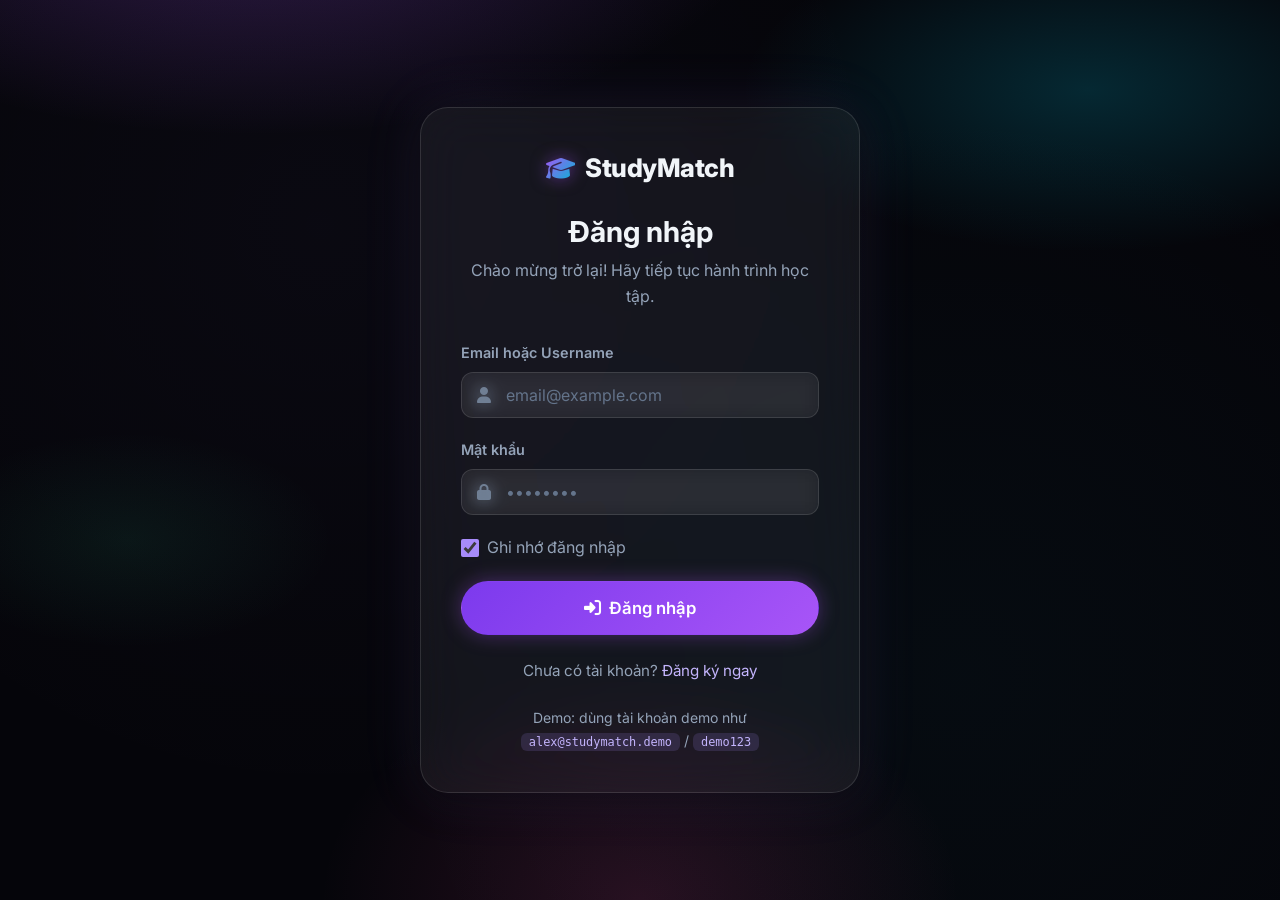
<file: subjects.html>
<!DOCTYPE html>
<html lang="vi">
<head>
  <meta charset="UTF-8">
  <meta name="viewport" content="width=device-width, initial-scale=1.0">
  <title>Chọn môn học — StudyMatch</title>
  <link href="https://fonts.googleapis.com/css2?family=Inter:wght@400;500;600;700;800&display=swap" rel="stylesheet">
  <link rel="stylesheet" href="https://cdnjs.cloudflare.com/ajax/libs/font-awesome/6.5.1/css/all.min.css">
  <link rel="stylesheet" href="css/style.css">
  <link rel="stylesheet" href="css/responsive.css">
  <link rel="stylesheet" href="css/animations.css">
</head>
<body>
  <div id="appHeader"></div>

  <main class="main-content">
    <div class="container">
      <div class="text-center mb-4">
        <h1>Bạn muốn học gì?</h1>
        <p class="text-muted">Chọn một hoặc nhiều môn học bạn muốn tìm bạn học cùng.</p>
        <div class="progress-bar" style="max-width:300px;margin:16px auto 0;">
          <div class="progress-fill" id="progressFill" style="width:33%;"></div>
        </div>
        <p class="text-sm text-muted mt-1">Bước 1/3</p>
      </div>

      <div class="subjects-grid stagger-children mb-4" id="subjectsGrid"></div>

      <div class="card mb-4">
        <h3 class="mb-3">Mục tiêu học tập của bạn là gì?</h3>
        <div class="options-grid" id="goalsGrid"></div>
      </div>

      <div class="text-center">
        <button class="btn btn-primary btn-lg" id="btnNext" onclick="goToPreferences()" disabled>
          Tiếp tục <i class="fas fa-arrow-right"></i>
        </button>
        <p class="text-sm text-muted mt-2">Chọn ít nhất 1 môn học để tiếp tục</p>
      </div>
    </div>
  </main>

  <div id="appFooter"></div>

  <script src="js/data.js"></script>
  <script src="js/auth.js"></script>
  <script src="js/matching.js"></script>
  <script src="js/app.js"></script>
  <script>
    let selectedSubjects = [];
    let selectedGoals = [];

    document.addEventListener('DOMContentLoaded', () => {
      if (!requireAuth()) return;
      initPage('');

      const user = getCurrentUser();
      selectedSubjects = [...(user.subjects || [])];
      selectedGoals = [...(user.goals || [])];

      renderSubjects();
      renderGoals();
      updateButton();
    });

    function renderSubjects() {
      const grid = document.getElementById('subjectsGrid');
      grid.innerHTML = SUBJECTS.map(s => `
        <div class="subject-card ${selectedSubjects.includes(s.id) ? 'selected' : ''}"
             onclick="toggleSubject('${s.id}')" role="button" tabindex="0"
             aria-pressed="${selectedSubjects.includes(s.id)}">
          <i class="${s.icon}"></i>
          <h4>${s.name}</h4>
          <p>${s.description}</p>
        </div>
      `).join('');
    }

    function renderGoals() {
      const grid = document.getElementById('goalsGrid');
      grid.innerHTML = LEARNING_GOALS.map(g => `
        <div class="option-card ${selectedGoals.includes(g.id) ? 'selected' : ''}"
             onclick="toggleGoal('${g.id}')" role="button" tabindex="0">
          <i class="${g.icon}"></i>
          <span>${g.name}</span>
        </div>
      `).join('');
    }

    function toggleSubject(id) {
      const idx = selectedSubjects.indexOf(id);
      if (idx >= 0) selectedSubjects.splice(idx, 1);
      else selectedSubjects.push(id);
      renderSubjects();
      updateButton();
    }

    function toggleGoal(id) {
      const idx = selectedGoals.indexOf(id);
      if (idx >= 0) selectedGoals.splice(idx, 1);
      else selectedGoals.push(id);
      renderGoals();
    }

    function updateButton() {
      document.getElementById('btnNext').disabled = selectedSubjects.length === 0;
    }

    function goToPreferences() {
      updateCurrentUser({
        subjects: selectedSubjects,
        goals: selectedGoals
      });
      window.location.href = 'settings.html?step=preferences';
    }
  </script>
  <script>
    (function(){if(!window.chatbase||window.chatbase("getState")!=="initialized"){window.chatbase=(...args)=>{if(!window.chatbase.q){window.chatbase.q=[]}window.chatbase.q.push(arguments)};window.chatbase=new Proxy(window.chatbase,{get(target,prop){if(prop==="q"){return target.q}return(...args)=>target(prop,...args)}})}const onLoad=function(){const script=document.createElement("script");script.src="https://www.chatbase.co/embed.min.js";script.id="-485k80XutrBqQQOvvlqV";script.domain="www.chatbase.co";document.body.appendChild(script)};if(document.readyState==="complete"){onLoad()}else{window.addEventListener("load",onLoad)}})();
  </script>
</body>
</html>
</file>
<file: css/style.css>
:root {
  --primary: #a78bfa;
  --primary-bright: #c4b5fd;
  --primary-dark: #7c3aed;
  --secondary: #22d3ee;
  --secondary-bright: #67e8f9;
  --accent: #f472b6;
  --accent-bright: #f9a8d4;
  --neon-purple: #a855f7;
  --neon-cyan: #06b6d4;
  --neon-pink: #ec4899;
  --neon-green: #34d399;

  --bg: #05050a;
  --bg-elevated: #0c0c14;
  --bg-card: rgba(255, 255, 255, 0.04);
  --bg-card-hover: rgba(255, 255, 255, 0.07);
  --glass: rgba(255, 255, 255, 0.06);
  --glass-border: rgba(255, 255, 255, 0.12);
  --glass-strong: rgba(255, 255, 255, 0.1);

  --nav-bg: rgba(10, 10, 16, 0.85);
  --nav-border: rgba(255, 255, 255, 0.08);

  --text: #f1f5f9;
  --text-muted: #94a3b8;
  --text-light: #64748b;
  --text-dim: #475569;

  --border: rgba(255, 255, 255, 0.1);
  --shadow: 0 8px 32px rgba(0, 0, 0, 0.4);
  --shadow-neon: 0 0 40px rgba(168, 85, 247, 0.15);
  --shadow-hover: 0 12px 40px rgba(168, 85, 247, 0.25);

  --radius: 20px;
  --radius-sm: 12px;
  --radius-lg: 28px;
  --transition: all 0.3s cubic-bezier(0.4, 0, 0.2, 1);
  --font: 'Inter', 'Segoe UI', system-ui, sans-serif;
}

*,
*::before,
*::after {
  box-sizing: border-box;
  margin: 0;
  padding: 0;
}

html {
  scroll-behavior: smooth;
  font-size: 16px;
}

body {
  font-family: var(--font);
  background: var(--bg);
  color: var(--text);
  line-height: 1.6;
  min-height: 100vh;
  display: flex;
  flex-direction: column;
  position: relative;
  overflow-x: hidden;
}


body::before {
  content: '';
  position: fixed;
  inset: 0;
  z-index: -2;
  background:
    radial-gradient(ellipse 80% 50% at 20% -10%, rgba(168, 85, 247, 0.25) 0%, transparent 50%),
    radial-gradient(ellipse 60% 40% at 85% 10%, rgba(6, 182, 212, 0.2) 0%, transparent 45%),
    radial-gradient(ellipse 50% 50% at 50% 100%, rgba(236, 72, 153, 0.15) 0%, transparent 50%),
    radial-gradient(ellipse 40% 30% at 10% 60%, rgba(52, 211, 153, 0.08) 0%, transparent 40%),
    var(--bg);
  pointer-events: none;
}

body::after {
  content: '';
  position: fixed;
  inset: 0;
  z-index: -1;
  background-image:
    radial-gradient(circle at 25% 25%, rgba(167, 139, 250, 0.03) 0%, transparent 50%),
    radial-gradient(circle at 75% 75%, rgba(34, 211, 238, 0.03) 0%, transparent 50%);
  pointer-events: none;
}

img {
  max-width: 100%;
  height: auto;
  display: block;
}

a {
  color: var(--primary-bright);
  text-decoration: none;
  transition: var(--transition);
}

a:hover {
  color: var(--secondary);
}

ul, ol { list-style: none; }

button {
  font-family: inherit;
  cursor: pointer;
  border: none;
  outline: none;
}


h1, h2, h3, h4, h5, h6 {
  font-weight: 700;
  line-height: 1.3;
  color: var(--text);
}

h1 { font-size: 2.5rem; }
h2 { font-size: 2rem; }
h3 { font-size: 1.5rem; }
h4 { font-size: 1.25rem; }

.text-muted { color: var(--text-muted); }
.text-primary { color: var(--primary-bright); }
.text-secondary { color: var(--secondary); }
.text-accent { color: var(--accent); }
.text-center { text-align: center; }
.text-sm { font-size: 0.875rem; }
.text-lg { font-size: 1.125rem; }
.fw-bold { font-weight: 700; }
.fw-semibold { font-weight: 600; }

.container {
  width: 100%;
  max-width: 1200px;
  margin: 0 auto;
  padding: 0 20px;
}

.container-sm {
  max-width: 600px;
  margin: 0 auto;
  padding: 0 20px;
}

.container-md {
  max-width: 800px;
  margin: 0 auto;
  padding: 0 20px;
}

.main-content {
  flex: 1;
  padding: 30px 0 60px;
}

.header {
  background: var(--nav-bg);
  backdrop-filter: blur(20px) saturate(1.4);
  -webkit-backdrop-filter: blur(20px) saturate(1.4);
  border-bottom: 1px solid var(--nav-border);
  position: sticky;
  top: 0;
  z-index: 1000;
  box-shadow: 0 4px 30px rgba(0, 0, 0, 0.3);
}

.header-inner {
  display: flex;
  align-items: center;
  justify-content: space-between;
  height: 68px;
  gap: 20px;
}

.logo {
  display: flex;
  align-items: center;
  gap: 10px;
  font-size: 1.35rem;
  font-weight: 800;
  color: var(--text);
  text-decoration: none;
  letter-spacing: -0.02em;
}

.logo i {
  font-size: 1.5rem;
  background: linear-gradient(135deg, var(--neon-purple), var(--neon-cyan));
  -webkit-background-clip: text;
  -webkit-text-fill-color: transparent;
  background-clip: text;
  filter: drop-shadow(0 0 8px rgba(168, 85, 247, 0.5));
}

.logo:hover {
  color: var(--primary-bright);
}

.nav {
  display: flex;
  align-items: center;
  gap: 4px;
}

.nav-link {
  display: flex;
  align-items: center;
  gap: 6px;
  padding: 8px 16px;
  border-radius: 50px;
  color: var(--text-muted);
  font-weight: 500;
  font-size: 0.9rem;
  transition: var(--transition);
}

.nav-link:hover {
  background: rgba(255, 255, 255, 0.06);
  color: var(--text);
}

.nav-link.active {
  background: rgba(167, 139, 250, 0.15);
  color: var(--primary-bright);
  box-shadow: 0 0 20px rgba(167, 139, 250, 0.15);
}

.nav-link i { font-size: 0.95rem; }

.header-actions {
  display: flex;
  align-items: center;
  gap: 12px;
}

.user-avatar {
  width: 38px;
  height: 38px;
  border-radius: 50%;
  object-fit: cover;
  border: 2px solid rgba(167, 139, 250, 0.5);
  cursor: pointer;
  transition: var(--transition);
  box-shadow: 0 0 12px rgba(167, 139, 250, 0.3);
}

.user-avatar:hover {
  border-color: var(--neon-cyan);
  box-shadow: 0 0 16px rgba(34, 211, 238, 0.4);
  transform: scale(1.05);
}

.hamburger {
  display: none;
  flex-direction: column;
  gap: 5px;
  background: none;
  padding: 8px;
  border-radius: 8px;
}

.hamburger span {
  display: block;
  width: 22px;
  height: 2px;
  background: var(--text);
  border-radius: 2px;
  transition: var(--transition);
}

.mobile-menu {
  display: none;
  position: fixed;
  top: 68px;
  left: 0;
  right: 0;
  background: rgba(10, 10, 16, 0.95);
  backdrop-filter: blur(24px);
  -webkit-backdrop-filter: blur(24px);
  border-bottom: 1px solid var(--nav-border);
  padding: 16px 20px;
  z-index: 999;
  flex-direction: column;
  gap: 4px;
  box-shadow: 0 20px 40px rgba(0, 0, 0, 0.5);
}

.mobile-menu.open { display: flex; }

.mobile-menu .nav-link {
  padding: 14px 18px;
  font-size: 1.05rem;
}

.btn {
  display: inline-flex;
  align-items: center;
  justify-content: center;
  gap: 8px;
  padding: 12px 24px;
  border-radius: 50px;
  font-weight: 600;
  font-size: 0.95rem;
  transition: var(--transition);
  border: 1px solid transparent;
  cursor: pointer;
  white-space: nowrap;
}

.btn-primary {
  background: linear-gradient(135deg, var(--primary-dark), var(--neon-purple));
  color: white;
  box-shadow: 0 0 20px rgba(168, 85, 247, 0.35);
}

.btn-primary:hover {
  box-shadow: 0 0 30px rgba(168, 85, 247, 0.55);
  transform: translateY(-2px);
  filter: brightness(1.1);
}

.btn-secondary {
  background: linear-gradient(135deg, #0891b2, var(--neon-cyan));
  color: white;
  box-shadow: 0 0 20px rgba(6, 182, 212, 0.3);
}

.btn-secondary:hover {
  box-shadow: 0 0 30px rgba(6, 182, 212, 0.5);
  transform: translateY(-2px);
}

.btn-accent {
  background: linear-gradient(135deg, #db2777, var(--neon-pink));
  color: white;
  box-shadow: 0 0 20px rgba(236, 72, 153, 0.35);
}

.btn-accent:hover {
  box-shadow: 0 0 30px rgba(236, 72, 153, 0.5);
  transform: translateY(-2px);
}

.btn-outline {
  background: transparent;
  border-color: rgba(167, 139, 250, 0.5);
  color: var(--primary-bright);
}

.btn-outline:hover {
  background: rgba(167, 139, 250, 0.12);
  border-color: var(--primary);
  box-shadow: 0 0 20px rgba(167, 139, 250, 0.2);
}

.btn-ghost {
  background: transparent;
  color: var(--text-muted);
}

.btn-ghost:hover {
  background: rgba(255, 255, 255, 0.06);
  color: var(--text);
}

.btn-lg { padding: 16px 32px; font-size: 1.05rem; }
.btn-sm { padding: 8px 16px; font-size: 0.85rem; }

.btn-icon {
  width: 48px;
  height: 48px;
  padding: 0;
  border-radius: 50%;
}

.btn-block { width: 100%; }

.btn:disabled {
  opacity: 0.5;
  cursor: not-allowed;
  transform: none !important;
  box-shadow: none !important;
}

.card {
  background: var(--glass);
  backdrop-filter: blur(16px) saturate(1.3);
  -webkit-backdrop-filter: blur(16px) saturate(1.3);
  border: 1px solid var(--glass-border);
  border-radius: var(--radius);
  box-shadow: var(--shadow);
  padding: 24px;
  transition: var(--transition);
}

.card:hover {
  background: var(--bg-card-hover);
  border-color: rgba(167, 139, 250, 0.25);
  box-shadow: var(--shadow-hover);
}

.card-sm {
  padding: 16px;
  border-radius: var(--radius-sm);
}

.form-group { margin-bottom: 20px; }

.form-label {
  display: block;
  font-weight: 600;
  margin-bottom: 8px;
  font-size: 0.9rem;
  color: var(--text-muted);
}

.form-input,
.form-select,
.form-textarea {
  width: 100%;
  padding: 12px 16px;
  border: 1px solid var(--glass-border);
  border-radius: var(--radius-sm);
  font-size: 1rem;
  font-family: inherit;
  color: var(--text);
  background: rgba(255, 255, 255, 0.04);
  backdrop-filter: blur(8px);
  transition: var(--transition);
}

.form-input::placeholder,
.form-textarea::placeholder {
  color: var(--text-light);
}

.form-input:focus,
.form-select:focus,
.form-textarea:focus {
  outline: none;
  border-color: var(--primary);
  box-shadow: 0 0 0 3px rgba(167, 139, 250, 0.2), 0 0 20px rgba(167, 139, 250, 0.1);
  background: rgba(255, 255, 255, 0.06);
}

.form-select {
  appearance: none;
  background-image: url("data:image/svg+xml,%3Csvg xmlns='http://www.w3.org/2000/svg' width='12' height='12' fill='%2394a3b8' viewBox='0 0 16 16'%3E%3Cpath d='M8 11L3 6h10l-5 5z'/%3E%3C/svg%3E");
  background-repeat: no-repeat;
  background-position: right 14px center;
  padding-right: 36px;
}

.form-select option {
  background: #1a1a2e;
  color: var(--text);
}

.form-textarea {
  min-height: 100px;
  resize: vertical;
}

.form-error {
  color: var(--accent);
  font-size: 0.85rem;
  margin-top: 6px;
}

.form-hint {
  color: var(--text-light);
  font-size: 0.8rem;
  margin-top: 4px;
}

.input-icon { position: relative; }

.input-icon i {
  position: absolute;
  left: 16px;
  top: 50%;
  transform: translateY(-50%);
  color: var(--text-light);
}

.input-icon .form-input { padding-left: 44px; }

.alert {
  padding: 14px 18px;
  border-radius: var(--radius-sm);
  margin-bottom: 20px;
  display: flex;
  align-items: center;
  gap: 10px;
  font-size: 0.95rem;
  backdrop-filter: blur(8px);
}

.alert-error {
  background: rgba(244, 114, 182, 0.12);
  color: var(--accent-bright);
  border: 1px solid rgba(244, 114, 182, 0.3);
}

.alert-success {
  background: rgba(52, 211, 153, 0.12);
  color: var(--neon-green);
  border: 1px solid rgba(52, 211, 153, 0.3);
}

.alert-info {
  background: rgba(167, 139, 250, 0.12);
  color: var(--primary-bright);
  border: 1px solid rgba(167, 139, 250, 0.3);
}

.footer {
  background: rgba(8, 8, 14, 0.9);
  border-top: 1px solid var(--nav-border);
  color: var(--text-muted);
  padding: 50px 0 30px;
  margin-top: auto;
  backdrop-filter: blur(12px);
}

.footer-grid {
  display: grid;
  grid-template-columns: 2fr 1fr 1fr 1fr;
  gap: 40px;
  margin-bottom: 40px;
}

.footer-brand .logo {
  color: var(--text);
  margin-bottom: 12px;
}

.footer-brand p {
  font-size: 0.9rem;
  line-height: 1.7;
  color: var(--text-light);
}

.footer-title {
  color: var(--text);
  font-weight: 700;
  margin-bottom: 16px;
  font-size: 1rem;
}

.footer-links a {
  display: block;
  color: var(--text-light);
  padding: 4px 0;
  font-size: 0.9rem;
}

.footer-links a:hover { color: var(--primary-bright); }

.footer-bottom {
  border-top: 1px solid var(--nav-border);
  padding-top: 24px;
  text-align: center;
  font-size: 0.85rem;
  color: var(--text-dim);
}

.hero {
  padding: 80px 0 60px;
  position: relative;
  overflow: hidden;
}

.hero-grid {
  display: grid;
  grid-template-columns: 1fr 1fr;
  gap: 60px;
  align-items: center;
}

.hero-content h1 {
  font-size: 3rem;
  margin-bottom: 20px;
  background: linear-gradient(135deg, var(--primary-bright), var(--secondary), var(--accent));
  -webkit-background-clip: text;
  -webkit-text-fill-color: transparent;
  background-clip: text;
  filter: drop-shadow(0 0 30px rgba(167, 139, 250, 0.3));
}

.hero-content p {
  font-size: 1.2rem;
  color: var(--text-muted);
  margin-bottom: 32px;
  line-height: 1.7;
}

.hero-actions {
  display: flex;
  gap: 16px;
  flex-wrap: wrap;
}

.hero-visual {
  display: flex;
  justify-content: center;
  position: relative;
}

.hero-cards {
  display: flex;
  gap: 20px;
  position: relative;
}

.hero-card {
  width: 200px;
  background: var(--glass);
  backdrop-filter: blur(20px);
  -webkit-backdrop-filter: blur(20px);
  border: 1px solid var(--glass-border);
  border-radius: var(--radius);
  box-shadow: var(--shadow), 0 0 40px rgba(167, 139, 250, 0.1);
  padding: 20px;
  text-align: center;
}

.hero-card:nth-child(1) {
  transform: rotate(-6deg) translateY(20px);
}

.hero-card:nth-child(2) {
  transform: rotate(4deg) translateY(-10px);
  z-index: 2;
  border-color: rgba(34, 211, 238, 0.3);
  box-shadow: var(--shadow), 0 0 40px rgba(34, 211, 238, 0.15);
}

.hero-card-avatar {
  width: 80px;
  height: 80px;
  border-radius: 50%;
  margin: 0 auto 12px;
  object-fit: cover;
  border: 3px solid rgba(167, 139, 250, 0.5);
  box-shadow: 0 0 20px rgba(167, 139, 250, 0.3);
}

.hero-card-match {
  display: inline-block;
  background: linear-gradient(135deg, var(--neon-purple), var(--neon-cyan));
  color: white;
  padding: 4px 12px;
  border-radius: 50px;
  font-size: 0.8rem;
  font-weight: 700;
  margin-top: 8px;
  box-shadow: 0 0 16px rgba(168, 85, 247, 0.4);
}

.section { padding: 70px 0; }

.section-title { text-align: center; margin-bottom: 12px; }

.section-subtitle {
  text-align: center;
  color: var(--text-muted);
  font-size: 1.1rem;
  margin-bottom: 50px;
  max-width: 600px;
  margin-left: auto;
  margin-right: auto;
}

.steps-grid {
  display: grid;
  grid-template-columns: repeat(4, 1fr);
  gap: 30px;
}

.step-card {
  text-align: center;
  padding: 30px 20px;
  background: var(--glass);
  backdrop-filter: blur(12px);
  border: 1px solid var(--glass-border);
  border-radius: var(--radius);
  transition: var(--transition);
}

.step-card:hover {
  border-color: rgba(167, 139, 250, 0.3);
  box-shadow: 0 0 30px rgba(167, 139, 250, 0.1);
  transform: translateY(-4px);
}

.step-number {
  width: 56px;
  height: 56px;
  border-radius: 50%;
  background: linear-gradient(135deg, var(--primary-dark), var(--neon-cyan));
  color: white;
  display: flex;
  align-items: center;
  justify-content: center;
  font-size: 1.4rem;
  font-weight: 800;
  margin: 0 auto 20px;
  box-shadow: 0 0 24px rgba(168, 85, 247, 0.4);
}

.step-card h4 { margin-bottom: 10px; }
.step-card p { color: var(--text-muted); font-size: 0.95rem; }

.features-grid {
  display: grid;
  grid-template-columns: repeat(3, 1fr);
  gap: 28px;
}

.feature-card {
  padding: 32px 28px;
  text-align: center;
  transition: var(--transition);
}

.feature-card:hover {
  border-color: rgba(167, 139, 250, 0.35);
  transform: translateY(-4px);
}

.feature-icon {
  width: 64px;
  height: 64px;
  border-radius: 16px;
  background: rgba(167, 139, 250, 0.12);
  color: var(--primary-bright);
  display: flex;
  align-items: center;
  justify-content: center;
  font-size: 1.6rem;
  margin: 0 auto 20px;
  border: 1px solid rgba(167, 139, 250, 0.2);
  box-shadow: 0 0 20px rgba(167, 139, 250, 0.15);
}

.feature-card h4 { margin-bottom: 10px; }
.feature-card p { color: var(--text-muted); font-size: 0.95rem; }

.subjects-grid {
  display: grid;
  grid-template-columns: repeat(auto-fill, minmax(150px, 1fr));
  gap: 16px;
}

.subject-card {
  background: var(--glass);
  backdrop-filter: blur(12px);
  border: 1px solid var(--glass-border);
  border-radius: var(--radius);
  padding: 20px 14px;
  text-align: center;
  cursor: pointer;
  transition: var(--transition);
  user-select: none;
}

.subject-card:hover {
  border-color: rgba(167, 139, 250, 0.4);
  transform: translateY(-2px);
  box-shadow: 0 0 24px rgba(167, 139, 250, 0.15);
}

.subject-card.selected {
  border-color: var(--primary);
  background: rgba(167, 139, 250, 0.12);
  box-shadow: 0 0 0 2px rgba(167, 139, 250, 0.3), 0 0 30px rgba(167, 139, 250, 0.2);
}

.subject-card i {
  font-size: 2rem;
  color: var(--primary-bright);
  margin-bottom: 10px;
  display: block;
  filter: drop-shadow(0 0 8px rgba(167, 139, 250, 0.4));
}

.subject-card.selected i { color: var(--secondary); }

.subject-card h4 {
  font-size: 0.95rem;
  margin-bottom: 4px;
}

.subject-card p {
  font-size: 0.75rem;
  color: var(--text-light);
}

.options-grid {
  display: grid;
  grid-template-columns: repeat(auto-fill, minmax(140px, 1fr));
  gap: 12px;
}

.option-card {
  background: var(--glass);
  backdrop-filter: blur(10px);
  border: 1px solid var(--glass-border);
  border-radius: var(--radius-sm);
  padding: 16px 12px;
  text-align: center;
  cursor: pointer;
  transition: var(--transition);
  user-select: none;
}

.option-card:hover {
  border-color: rgba(34, 211, 238, 0.4);
}

.option-card.selected {
  border-color: var(--secondary);
  background: rgba(34, 211, 238, 0.1);
  box-shadow: 0 0 20px rgba(34, 211, 238, 0.15);
}

.option-card i {
  font-size: 1.5rem;
  color: var(--secondary);
  margin-bottom: 8px;
  display: block;
}

.option-card span {
  font-size: 0.85rem;
  font-weight: 600;
}

.discover-container {
  max-width: 420px;
  margin: 0 auto;
}

.discover-card {
  background: var(--glass);
  backdrop-filter: blur(24px) saturate(1.4);
  -webkit-backdrop-filter: blur(24px) saturate(1.4);
  border: 1px solid var(--glass-border);
  border-radius: var(--radius-lg);
  box-shadow: var(--shadow), 0 0 60px rgba(167, 139, 250, 0.12);
  overflow: hidden;
  position: relative;
}

.discover-avatar-wrap {
  position: relative;
  height: 280px;
  overflow: hidden;
}

.discover-avatar {
  width: 100%;
  height: 100%;
  object-fit: cover;
}

.discover-match-badge {
  position: absolute;
  top: 16px;
  right: 16px;
  background: linear-gradient(135deg, var(--neon-purple), var(--neon-cyan));
  color: white;
  padding: 8px 16px;
  border-radius: 50px;
  font-weight: 800;
  font-size: 1.1rem;
  box-shadow: 0 0 24px rgba(168, 85, 247, 0.5);
  backdrop-filter: blur(8px);
}

.discover-info { padding: 24px; }

.discover-name {
  font-size: 1.5rem;
  margin-bottom: 4px;
}

.discover-meta {
  color: var(--text-muted);
  font-size: 0.95rem;
  margin-bottom: 16px;
}

.discover-tags {
  display: flex;
  flex-wrap: wrap;
  gap: 8px;
  margin-bottom: 16px;
}

.tag {
  display: inline-flex;
  align-items: center;
  gap: 4px;
  padding: 4px 12px;
  border-radius: 50px;
  font-size: 0.8rem;
  font-weight: 600;
  background: rgba(167, 139, 250, 0.15);
  color: var(--primary-bright);
  border: 1px solid rgba(167, 139, 250, 0.25);
}

.tag-secondary {
  background: rgba(34, 211, 238, 0.12);
  color: var(--secondary);
  border-color: rgba(34, 211, 238, 0.25);
}

.discover-bio {
  color: var(--text-muted);
  font-size: 0.95rem;
  line-height: 1.6;
  margin-bottom: 8px;
}

.discover-actions {
  display: flex;
  justify-content: center;
  gap: 20px;
  padding: 20px 24px 28px;
}

.action-btn {
  width: 64px;
  height: 64px;
  border-radius: 50%;
  display: flex;
  align-items: center;
  justify-content: center;
  font-size: 1.6rem;
  transition: var(--transition);
  border: 2px solid transparent;
  backdrop-filter: blur(8px);
}

.action-pass {
  background: rgba(255, 255, 255, 0.06);
  border-color: rgba(255, 255, 255, 0.15);
  color: var(--text-muted);
}

.action-pass:hover {
  border-color: var(--text-light);
  background: rgba(255, 255, 255, 0.1);
  transform: scale(1.1);
}

.action-like {
  background: linear-gradient(135deg, #db2777, var(--neon-pink));
  color: white;
  box-shadow: 0 0 28px rgba(236, 72, 153, 0.5);
}

.action-like:hover {
  transform: scale(1.1);
  box-shadow: 0 0 40px rgba(236, 72, 153, 0.7);
}

.action-super {
  background: linear-gradient(135deg, var(--primary-dark), var(--neon-cyan));
  color: white;
  box-shadow: 0 0 28px rgba(167, 139, 250, 0.5);
}

.action-super:hover {
  transform: scale(1.1);
  box-shadow: 0 0 40px rgba(167, 139, 250, 0.7);
}

.modal-overlay {
  position: fixed;
  inset: 0;
  background: rgba(0, 0, 0, 0.7);
  backdrop-filter: blur(8px);
  display: flex;
  align-items: center;
  justify-content: center;
  z-index: 2000;
  padding: 20px;
  opacity: 0;
  visibility: hidden;
  transition: var(--transition);
}

.modal-overlay.open {
  opacity: 1;
  visibility: visible;
}

.modal {
  background: rgba(20, 20, 32, 0.9);
  backdrop-filter: blur(24px);
  border: 1px solid var(--glass-border);
  border-radius: var(--radius-lg);
  padding: 40px 30px;
  max-width: 420px;
  width: 100%;
  text-align: center;
  transform: scale(0.9);
  transition: var(--transition);
  box-shadow: 0 0 60px rgba(168, 85, 247, 0.25);
}

.modal-overlay.open .modal { transform: scale(1); }

.match-avatars {
  display: flex;
  justify-content: center;
  align-items: center;
  gap: 16px;
  margin-bottom: 24px;
}

.match-avatars img {
  width: 90px;
  height: 90px;
  border-radius: 50%;
  object-fit: cover;
  border: 3px solid rgba(167, 139, 250, 0.5);
  box-shadow: 0 0 20px rgba(167, 139, 250, 0.4);
}

.match-heart {
  font-size: 2rem;
  color: var(--secondary);
  filter: drop-shadow(0 0 12px rgba(34, 211, 238, 0.6));
}
.matches-grid {
  display: grid;
  grid-template-columns: repeat(auto-fill, minmax(280px, 1fr));
  gap: 24px;
}

.match-card {
  display: flex;
  flex-direction: column;
  align-items: center;
  text-align: center;
  padding: 28px 20px;
}

.match-card img {
  width: 100px;
  height: 100px;
  border-radius: 50%;
  object-fit: cover;
  margin-bottom: 16px;
  border: 3px solid rgba(167, 139, 250, 0.4);
  box-shadow: 0 0 24px rgba(167, 139, 250, 0.3);
}

.match-pct {
  display: inline-block;
  background: linear-gradient(135deg, var(--neon-purple), var(--neon-cyan));
  color: white;
  padding: 4px 14px;
  border-radius: 50px;
  font-weight: 700;
  font-size: 0.9rem;
  margin: 8px 0;
  box-shadow: 0 0 16px rgba(168, 85, 247, 0.4);
}

.profile-header {
  display: flex;
  gap: 30px;
  align-items: flex-start;
  margin-bottom: 40px;
}

.profile-avatar-lg {
  width: 140px;
  height: 140px;
  border-radius: 50%;
  object-fit: cover;
  border: 3px solid rgba(167, 139, 250, 0.5);
  flex-shrink: 0;
  box-shadow: 0 0 30px rgba(167, 139, 250, 0.35);
}

.profile-stats {
  display: flex;
  gap: 30px;
  margin-top: 16px;
}

.stat-item { text-align: center; }

.stat-value {
  font-size: 1.5rem;
  font-weight: 800;
  background: linear-gradient(135deg, var(--primary-bright), var(--secondary));
  -webkit-background-clip: text;
  -webkit-text-fill-color: transparent;
  background-clip: text;
}

.stat-label {
  font-size: 0.85rem;
  color: var(--text-muted);
}

.profile-section { margin-bottom: 30px; }

.profile-section h3 {
  margin-bottom: 14px;
  display: flex;
  align-items: center;
  gap: 8px;
}

.chat-layout {
  display: grid;
  grid-template-columns: 300px 1fr;
  gap: 0;
  height: calc(100vh - 70px - 60px);
  max-height: 700px;
  background: var(--glass);
  backdrop-filter: blur(20px);
  border: 1px solid var(--glass-border);
  border-radius: var(--radius);
  box-shadow: var(--shadow);
  overflow: hidden;
}

.chat-sidebar {
  border-right: 1px solid var(--glass-border);
  overflow-y: auto;
  background: rgba(0, 0, 0, 0.2);
}

.chat-list-item {
  display: flex;
  align-items: center;
  gap: 12px;
  padding: 14px 16px;
  cursor: pointer;
  transition: var(--transition);
  border-bottom: 1px solid rgba(255, 255, 255, 0.04);
}

.chat-list-item:hover,
.chat-list-item.active {
  background: rgba(167, 139, 250, 0.1);
}

.chat-list-item img {
  width: 48px;
  height: 48px;
  border-radius: 50%;
  object-fit: cover;
  border: 2px solid rgba(167, 139, 250, 0.3);
}

.chat-list-info h4 {
  font-size: 0.95rem;
  margin-bottom: 2px;
}

.chat-list-info p {
  font-size: 0.8rem;
  color: var(--text-light);
  white-space: nowrap;
  overflow: hidden;
  text-overflow: ellipsis;
  max-width: 180px;
}

.chat-main {
  display: flex;
  flex-direction: column;
}

.chat-header {
  display: flex;
  align-items: center;
  gap: 12px;
  padding: 16px 20px;
  border-bottom: 1px solid var(--glass-border);
  background: rgba(0, 0, 0, 0.15);
}

.chat-header img {
  width: 44px;
  height: 44px;
  border-radius: 50%;
  object-fit: cover;
  border: 2px solid rgba(167, 139, 250, 0.4);
}

.chat-messages {
  flex: 1;
  overflow-y: auto;
  padding: 20px;
  display: flex;
  flex-direction: column;
  gap: 12px;
}

.message {
  max-width: 70%;
  padding: 12px 16px;
  border-radius: 18px;
  font-size: 0.95rem;
  line-height: 1.5;
}

.message-sent {
  align-self: flex-end;
  background: linear-gradient(135deg, var(--primary-dark), var(--neon-purple));
  color: white;
  border-bottom-right-radius: 4px;
  box-shadow: 0 0 16px rgba(168, 85, 247, 0.3);
}

.message-received {
  align-self: flex-start;
  background: rgba(255, 255, 255, 0.08);
  color: var(--text);
  border: 1px solid var(--glass-border);
  border-bottom-left-radius: 4px;
}

.message-time {
  font-size: 0.7rem;
  opacity: 0.7;
  margin-top: 4px;
}

.chat-input-area {
  display: flex;
  gap: 10px;
  padding: 16px 20px;
  border-top: 1px solid var(--glass-border);
  background: rgba(0, 0, 0, 0.15);
}

.chat-input-area .form-input {
  flex: 1;
  border-radius: 50px;
}

/* ========== RECOMMENDATIONS ========== */
.rec-grid {
  display: grid;
  grid-template-columns: repeat(auto-fill, minmax(260px, 1fr));
  gap: 20px;
}

.rec-card {
  padding: 20px;
  display: flex;
  flex-direction: column;
  align-items: center;
  text-align: center;
}

.rec-card img {
  width: 80px;
  height: 80px;
  border-radius: 50%;
  object-fit: cover;
  margin-bottom: 12px;
  border: 3px solid rgba(167, 139, 250, 0.4);
  box-shadow: 0 0 20px rgba(167, 139, 250, 0.25);
}

/* ========== EMPTY / LOADING ========== */
.empty-state {
  text-align: center;
  padding: 60px 20px;
}

.empty-state i {
  font-size: 4rem;
  color: var(--text-dim);
  margin-bottom: 20px;
  filter: drop-shadow(0 0 12px rgba(167, 139, 250, 0.2));
}

.empty-state h3 { margin-bottom: 10px; }

.empty-state p {
  color: var(--text-muted);
  margin-bottom: 24px;
}

.loading {
  display: flex;
  align-items: center;
  justify-content: center;
  padding: 40px;
  color: var(--text-muted);
}

.spinner {
  width: 36px;
  height: 36px;
  border: 3px solid rgba(255, 255, 255, 0.1);
  border-top-color: var(--primary);
  border-radius: 50%;
  animation: spin 0.8s linear infinite;
  margin-right: 12px;
}

@keyframes spin {
  to { transform: rotate(360deg); }
}


.filters-bar {
  display: flex;
  flex-wrap: wrap;
  gap: 12px;
  margin-bottom: 24px;
  align-items: center;
}

.filters-bar .form-select {
  width: auto;
  min-width: 140px;
  padding: 8px 12px;
  font-size: 0.9rem;
}


.quote-section {
  background: linear-gradient(135deg, rgba(124, 58, 237, 0.3), rgba(6, 182, 212, 0.2));
  backdrop-filter: blur(16px);
  border: 1px solid rgba(167, 139, 250, 0.25);
  color: white;
  padding: 40px;
  border-radius: var(--radius);
  text-align: center;
  margin-bottom: 40px;
  box-shadow: 0 0 40px rgba(168, 85, 247, 0.15);
}

.quote-section i {
  font-size: 2rem;
  opacity: 0.5;
  margin-bottom: 12px;
}

.quote-text {
  font-size: 1.3rem;
  font-style: italic;
  margin-bottom: 8px;
  line-height: 1.6;
}

.quote-author {
  opacity: 0.8;
  font-size: 0.9rem;
}


.ai-card {
  background: linear-gradient(135deg, rgba(167, 139, 250, 0.1), rgba(34, 211, 238, 0.06));
  backdrop-filter: blur(12px);
  border: 1px solid rgba(167, 139, 250, 0.25);
  border-radius: var(--radius);
  padding: 24px;
  margin-bottom: 24px;
  box-shadow: 0 0 30px rgba(167, 139, 250, 0.1);
}

.ai-card h3 {
  display: flex;
  align-items: center;
  gap: 10px;
  margin-bottom: 16px;
}

.ai-suggestion {
  display: flex;
  gap: 14px;
  padding: 14px;
  background: rgba(255, 255, 255, 0.04);
  border: 1px solid var(--glass-border);
  border-radius: var(--radius-sm);
  margin-bottom: 10px;
}

.ai-suggestion i {
  color: var(--primary-bright);
  font-size: 1.2rem;
  margin-top: 2px;
  filter: drop-shadow(0 0 6px rgba(167, 139, 250, 0.4));
}

.ai-suggestion h4 {
  font-size: 0.95rem;
  margin-bottom: 4px;
}

.ai-suggestion p {
  font-size: 0.9rem;
  color: var(--text-muted);
}

.mt-1 { margin-top: 8px; }
.mt-2 { margin-top: 16px; }
.mt-3 { margin-top: 24px; }
.mt-4 { margin-top: 32px; }
.mb-1 { margin-bottom: 8px; }
.mb-2 { margin-bottom: 16px; }
.mb-3 { margin-bottom: 24px; }
.mb-4 { margin-bottom: 32px; }
.gap-1 { gap: 8px; }
.gap-2 { gap: 16px; }
.flex { display: flex; }
.flex-center { display: flex; align-items: center; justify-content: center; }
.flex-between { display: flex; align-items: center; justify-content: space-between; }
.flex-wrap { flex-wrap: wrap; }
.hidden { display: none !important; }

.auth-page {
  min-height: 100vh;
  display: flex;
  align-items: center;
  justify-content: center;
  padding: 40px 20px;
  position: relative;
}

.auth-card {
  background: var(--glass);
  backdrop-filter: blur(24px) saturate(1.4);
  -webkit-backdrop-filter: blur(24px) saturate(1.4);
  border: 1px solid var(--glass-border);
  border-radius: var(--radius-lg);
  box-shadow: var(--shadow), 0 0 60px rgba(167, 139, 250, 0.12);
  padding: 40px;
  width: 100%;
  max-width: 440px;
}

.auth-card h1 {
  text-align: center;
  margin-bottom: 8px;
  font-size: 1.8rem;
}

.auth-card .subtitle {
  text-align: center;
  color: var(--text-muted);
  margin-bottom: 32px;
}

.auth-footer {
  text-align: center;
  margin-top: 24px;
  font-size: 0.95rem;
  color: var(--text-muted);
}

.checkbox-group {
  display: flex;
  align-items: center;
  gap: 8px;
  margin-bottom: 20px;
  color: var(--text-muted);
}

.checkbox-group input {
  width: 18px;
  height: 18px;
  accent-color: var(--primary);
}

.progress-bar {
  height: 6px;
  background: rgba(255, 255, 255, 0.08);
  border-radius: 3px;
  overflow: hidden;
}

.progress-fill {
  height: 100%;
  background: linear-gradient(90deg, var(--neon-purple), var(--neon-cyan));
  border-radius: 3px;
  transition: width 0.6s ease;
  box-shadow: 0 0 12px rgba(168, 85, 247, 0.5);
}

code {
  background: rgba(167, 139, 250, 0.15);
  padding: 2px 8px;
  border-radius: 6px;
  font-size: 0.85em;
  color: var(--primary-bright);
}
/* i love MindX */
</file>
<file: css/responsive.css>
html, body {
  overflow-x: hidden;
  max-width: 100vw;
}

img, video, iframe {
  max-width: 100%;
  height: auto;
}


@media (max-width: 1024px) {
  .hero-grid {
    grid-template-columns: 1fr;
    gap: 40px;
    text-align: center;
  }

  .hero-content h1 {
    font-size: 2.4rem;
  }

  .hero-actions {
    justify-content: center;
  }

  .hero-visual {
    order: -1;
  }

  .steps-grid {
    grid-template-columns: repeat(2, 1fr);
  }

  .features-grid {
    grid-template-columns: repeat(2, 1fr);
  }

  .footer-grid {
    grid-template-columns: 1fr 1fr;
    gap: 30px;
  }

  .profile-header {
    flex-direction: column;
    align-items: center;
    text-align: center;
  }

  .profile-stats {
    justify-content: center;
  }

  .chat-layout {
    grid-template-columns: 1fr;
    height: auto;
    max-height: none;
    min-height: 70vh;
  }

  .chat-sidebar {
    border-right: none;
    border-bottom: 1px solid var(--border);
    max-height: 220px;
  }

  .nav-link span {
    display: none;
  }

  .nav-link {
    padding: 8px 12px;
  }
}

/* Mobile */
@media (max-width: 768px) {
  h1 { font-size: 1.85rem; }
  h2 { font-size: 1.5rem; }
  h3 { font-size: 1.25rem; }

  .container,
  .container-sm,
  .container-md {
    padding-left: 16px;
    padding-right: 16px;
  }

  .header-inner {
    height: 60px;
  }

  .nav {
    display: none;
  }

  .hamburger {
    display: flex;
  }

  .header-actions .btn {
    display: none;
  }

  .header-actions .user-avatar {
    width: 34px;
    height: 34px;
  }

  .mobile-menu {
    max-height: calc(100vh - 60px);
    overflow-y: auto;
  }

  .mobile-menu .nav-link span {
    display: inline;
  }

  .hero {
    padding: 40px 0 32px;
  }

  .hero-content h1 {
    font-size: 1.85rem;
    line-height: 1.25;
  }

  .hero-content p {
    font-size: 1rem;
  }

  .hero-actions {
    flex-direction: column;
    align-items: stretch;
  }

  .hero-actions .btn {
    width: 100%;
  }

  .hero-cards {
    flex-direction: column;
    align-items: center;
    gap: 16px;
  }

  .hero-card {
    width: min(260px, 100%);
  }

  .hero-card:nth-child(1),
  .hero-card:nth-child(2) {
    transform: none;
  }

  .steps-grid {
    grid-template-columns: 1fr;
    gap: 16px;
  }

  .features-grid {
    grid-template-columns: 1fr;
  }

  .section {
    padding: 40px 0;
  }

  .subjects-grid {
    grid-template-columns: repeat(2, 1fr);
    gap: 12px;
  }

  .options-grid {
    grid-template-columns: repeat(2, 1fr);
    gap: 10px;
  }

  .footer-grid {
    grid-template-columns: 1fr;
    gap: 24px;
    text-align: center;
  }

  .discover-container {
    max-width: 100%;
    padding: 0 4px;
  }

  .discover-avatar-wrap {
    height: 220px;
  }

  .discover-info {
    padding: 18px 16px;
  }

  .discover-name {
    font-size: 1.3rem;
  }

  .discover-actions {
    gap: 14px;
    padding: 16px;
  }

  .action-btn {
    width: 56px;
    height: 56px;
    font-size: 1.35rem;
  }

  .matches-grid {
    grid-template-columns: 1fr;
  }

  .rec-grid {
    grid-template-columns: 1fr;
  }

  .auth-page {
    padding: 24px 12px;
    align-items: flex-start;
  }

  .auth-card {
    padding: 24px 18px;
    max-width: 100%;
  }

  .filters-bar {
    flex-direction: column;
    align-items: stretch;
  }

  .filters-bar .form-select {
    width: 100%;
    min-width: 0;
  }

  .chat-messages {
    min-height: 280px;
    max-height: 50vh;
  }

  .message {
    max-width: 88%;
  }

  .main-content {
    padding: 16px 0 40px;
  }

  .profile-avatar-lg {
    width: 110px;
    height: 110px;
  }

  .profile-stats {
    gap: 20px;
    flex-wrap: wrap;
  }

  .btn-lg {
    padding: 14px 22px;
    font-size: 0.95rem;
  }

  .card {
    padding: 18px;
  }

  .quote-section {
    padding: 28px 20px;
  }

  .quote-text {
    font-size: 1.1rem;
  }

 
  .btn,
  .action-btn,
  .subject-card,
  .option-card,
  .nav-link {
    min-height: 44px;
  }

  .form-input,
  .form-select,
  .form-textarea {
    font-size: 16px;
  }
}


@media (max-width: 375px) {
  .subjects-grid {
    grid-template-columns: 1fr 1fr;
    gap: 8px;
  }

  .subject-card {
    padding: 12px 8px;
  }

  .subject-card i {
    font-size: 1.4rem;
  }

  .subject-card h4 {
    font-size: 0.8rem;
  }

  .subject-card p {
    display: none;
  }

  .options-grid {
    grid-template-columns: 1fr 1fr;
  }

  .hero-content h1 {
    font-size: 1.6rem;
  }

  .discover-match-badge {
    font-size: 0.9rem;
    padding: 6px 12px;
  }

  .action-btn {
    width: 50px;
    height: 50px;
    font-size: 1.2rem;
  }

  .logo span {
    font-size: 1.15rem;
  }
}


@media (max-width: 320px) {
  .container {
    padding-left: 12px;
    padding-right: 12px;
  }

  .hero-actions .btn {
    font-size: 0.9rem;
  }

  .discover-actions {
    gap: 10px;
  }
}


@media (min-width: 1440px) {
  .container {
    max-width: 1320px;
  }
}


@media (max-height: 500px) and (orientation: landscape) {
  .hero {
    padding: 24px 0;
  }

  .auth-page {
    padding: 16px;
  }

  .discover-avatar-wrap {
    height: 160px;
  }
}
</file>
<file: css/animations.css>
@keyframes fadeIn {
  from { opacity: 0; }
  to { opacity: 1; }
}

@keyframes fadeInUp {
  from {
    opacity: 0;
    transform: translateY(20px);
  }
  to {
    opacity: 1;
    transform: translateY(0);
  }
}

@keyframes fadeInDown {
  from {
    opacity: 0;
    transform: translateY(-20px);
  }
  to {
    opacity: 1;
    transform: translateY(0);
  }
}

@keyframes scaleIn {
  from {
    opacity: 0;
    transform: scale(0.9);
  }
  to {
    opacity: 1;
    transform: scale(1);
  }
}

@keyframes slideInRight {
  from {
    opacity: 0;
    transform: translateX(40px);
  }
  to {
    opacity: 1;
    transform: translateX(0);
  }
}

@keyframes slideInLeft {
  from {
    opacity: 0;
    transform: translateX(-40px);
  }
  to {
    opacity: 1;
    transform: translateX(0);
  }
}

@keyframes pulse {
  0%, 100% { transform: scale(1); }
  50% { transform: scale(1.05); }
}

@keyframes bounce {
  0%, 100% { transform: translateY(0); }
  50% { transform: translateY(-8px); }
}

@keyframes heartBeat {
  0%, 100% { transform: scale(1); }
  25% { transform: scale(1.2); }
  50% { transform: scale(1); }
  75% { transform: scale(1.15); }
}

@keyframes confetti {
  0% { transform: translateY(0) rotate(0deg); opacity: 1; }
  100% { transform: translateY(-100px) rotate(360deg); opacity: 0; }
}

@keyframes swipeLeft {
  to {
    transform: translateX(-120%) rotate(-15deg);
    opacity: 0;
  }
}

@keyframes swipeRight {
  to {
    transform: translateX(120%) rotate(15deg);
    opacity: 0;
  }
}

/* Utility classes */
.animate-fadeIn {
  animation: fadeIn 0.4s ease forwards;
}

.animate-fadeInUp {
  animation: fadeInUp 0.5s ease forwards;
}

.animate-fadeInDown {
  animation: fadeInDown 0.5s ease forwards;
}

.animate-scaleIn {
  animation: scaleIn 0.4s ease forwards;
}

.animate-pulse {
  animation: pulse 2s ease infinite;
}

.animate-bounce {
  animation: bounce 1s ease infinite;
}

.animate-heartBeat {
  animation: heartBeat 0.8s ease;
}

/* Stagger children */
.stagger-children > *:nth-child(1) { animation-delay: 0.05s; }
.stagger-children > *:nth-child(2) { animation-delay: 0.1s; }
.stagger-children > *:nth-child(3) { animation-delay: 0.15s; }
.stagger-children > *:nth-child(4) { animation-delay: 0.2s; }
.stagger-children > *:nth-child(5) { animation-delay: 0.25s; }
.stagger-children > *:nth-child(6) { animation-delay: 0.3s; }
.stagger-children > *:nth-child(7) { animation-delay: 0.35s; }
.stagger-children > *:nth-child(8) { animation-delay: 0.4s; }
.stagger-children > *:nth-child(9) { animation-delay: 0.45s; }
.stagger-children > *:nth-child(10) { animation-delay: 0.5s; }
.stagger-children > *:nth-child(11) { animation-delay: 0.55s; }
.stagger-children > *:nth-child(12) { animation-delay: 0.6s; }

.stagger-children > * {
  opacity: 0;
  animation: fadeInUp 0.4s ease forwards;
}


.discover-card.swiping-left {
  animation: swipeLeft 0.4s ease forwards;
}

.discover-card.swiping-right {
  animation: swipeRight 0.4s ease forwards;
}


.match-celebration {
  animation: scaleIn 0.5s ease, heartBeat 0.8s ease 0.3s;
}

.hover-lift {
  transition: transform 0.3s ease, box-shadow 0.3s ease;
}

.hover-lift:hover {
  transform: translateY(-4px);
  box-shadow: var(--shadow-hover);
}


.btn:active {
  transform: scale(0.97);
}


.progress-bar {
  height: 6px;
  background: var(--border);
  border-radius: 3px;
  overflow: hidden;
}

.progress-fill {
  height: 100%;
  background: linear-gradient(90deg, var(--primary), var(--secondary));
  border-radius: 3px;
  transition: width 0.6s ease;
}


.page-enter {
  animation: fadeInUp 0.4s ease;
}
</file>
